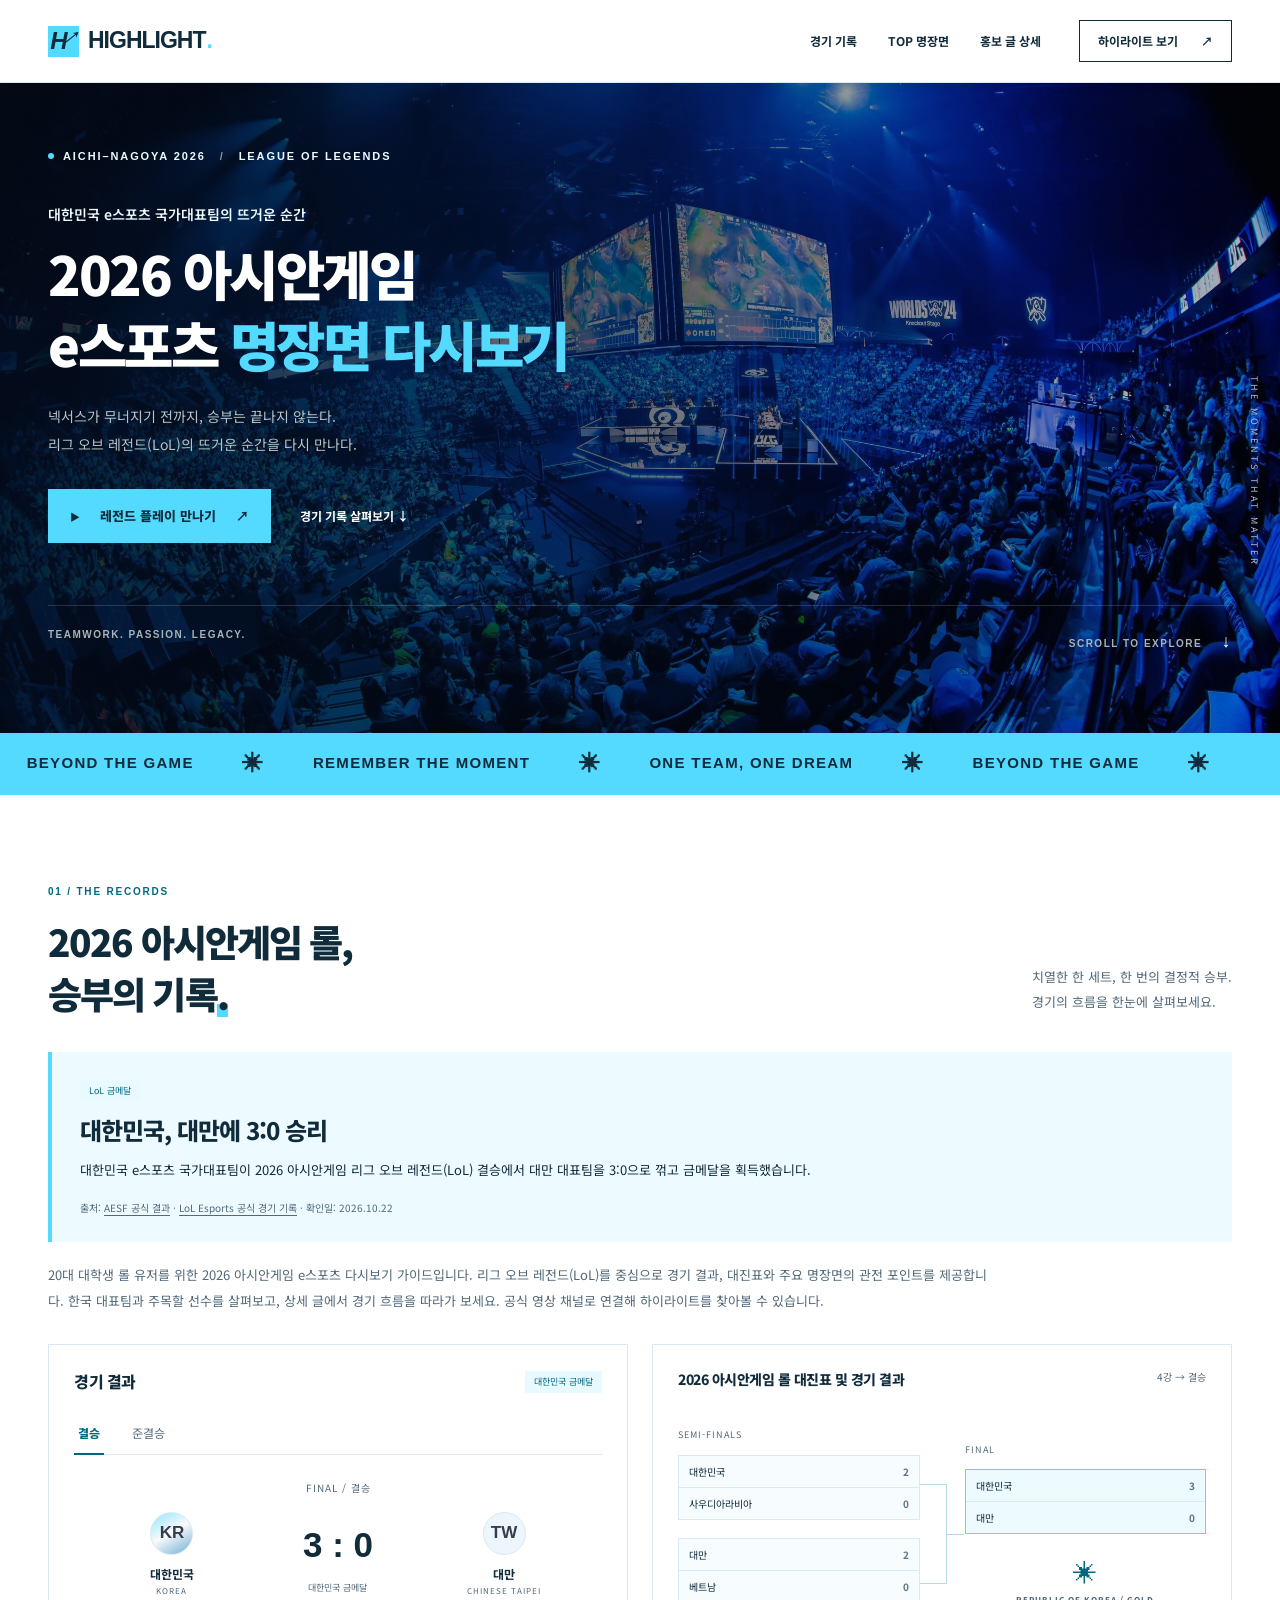
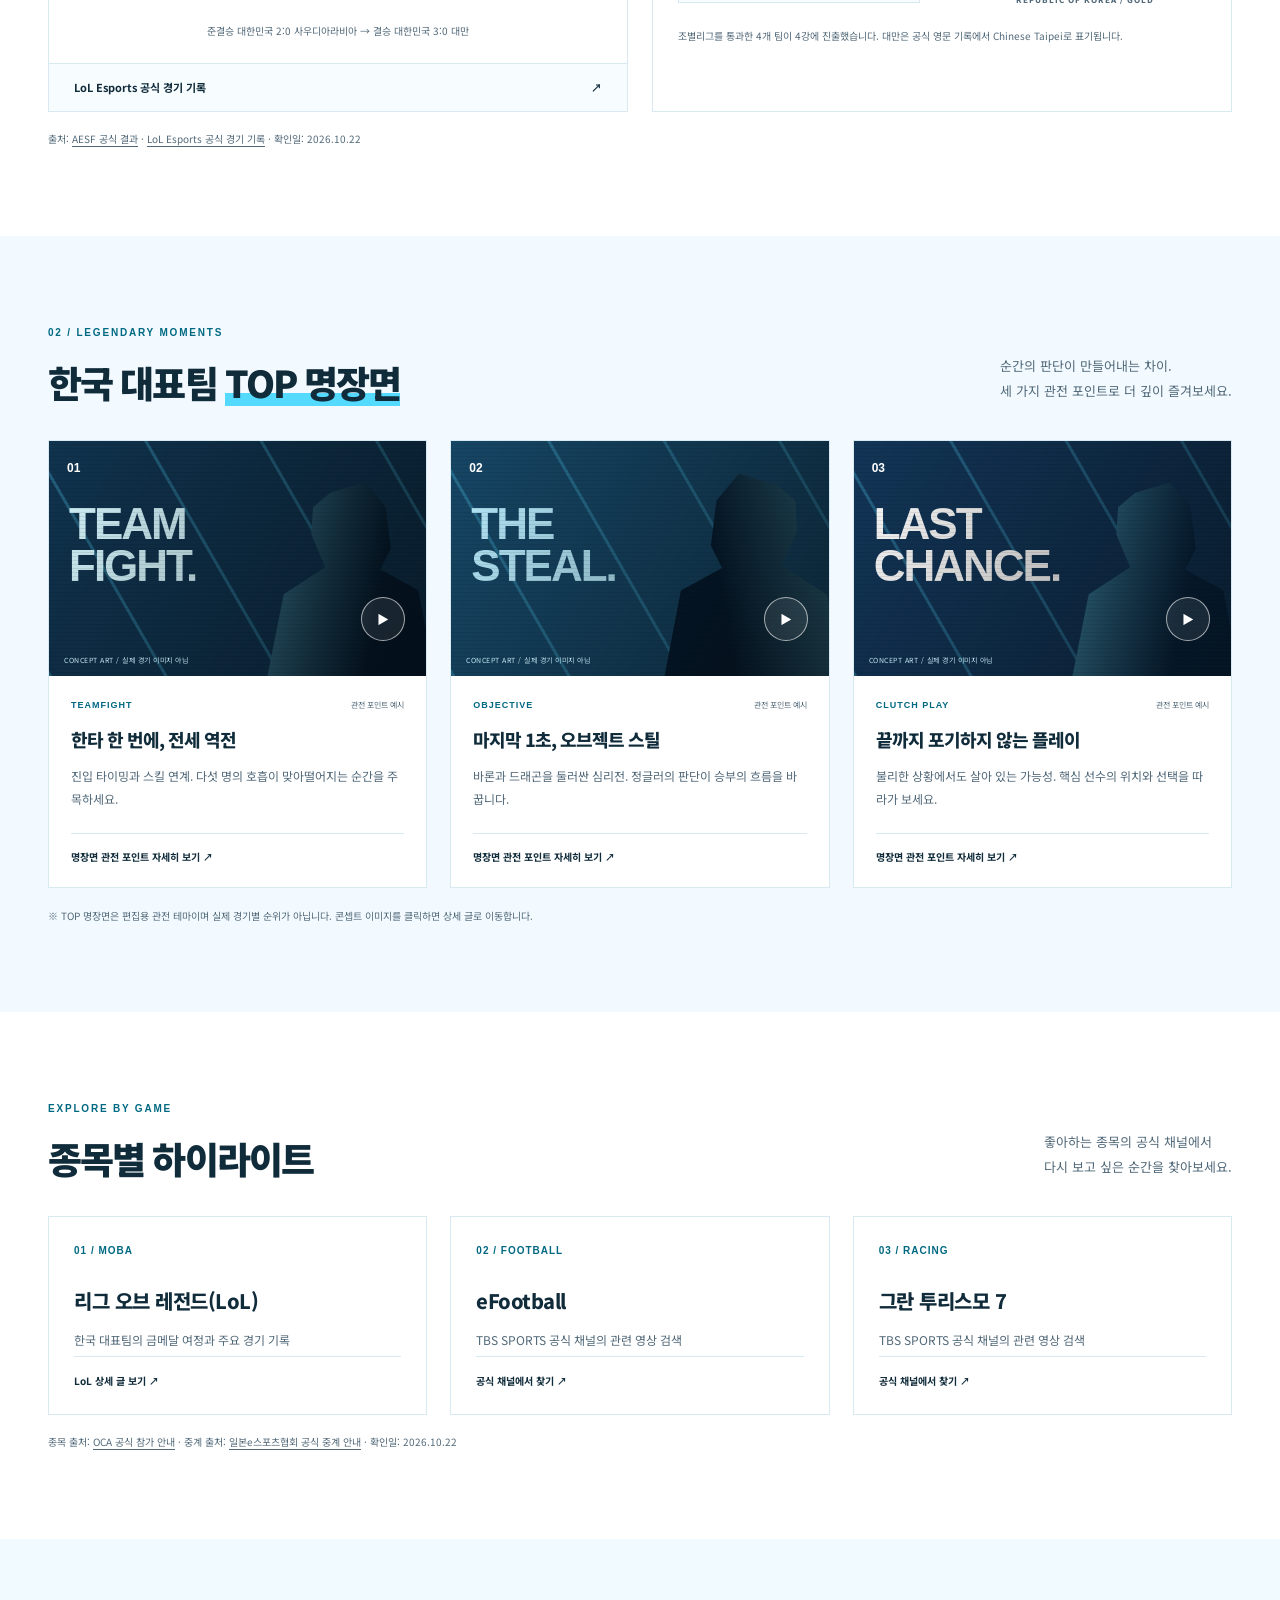
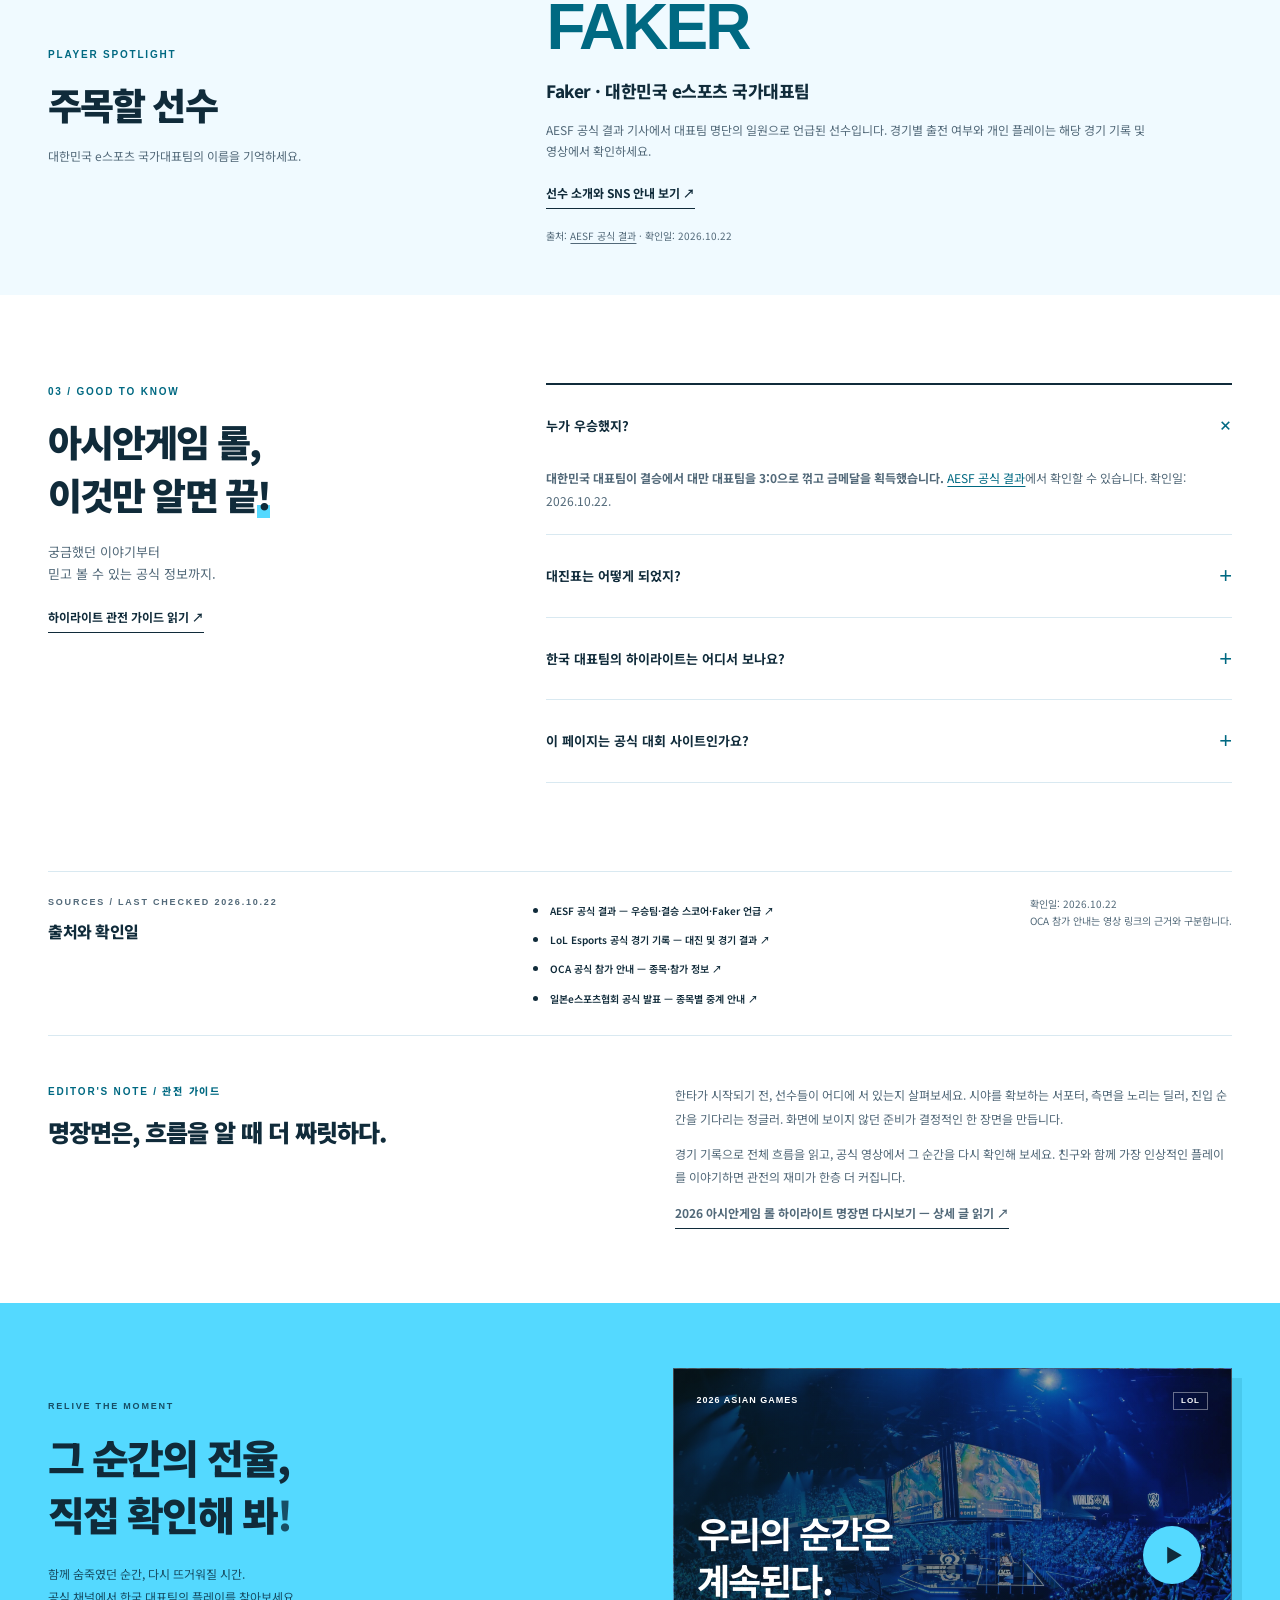
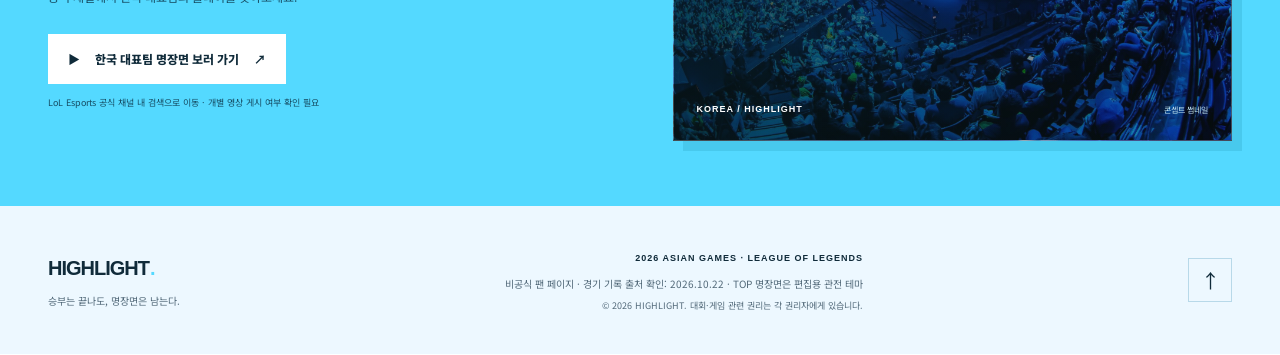
<file: lol_highlight/index.html>
<!DOCTYPE html>
<html lang="ko">
<head>
  <meta charset="UTF-8">
  <meta name="viewport" content="width=device-width, initial-scale=1.0">
  <meta name="description" content="2026 아시안게임 e스포츠의 짜릿한 순간! 주요 경기와 슈퍼플레이를 짧은 하이라이트로 빠르게 만나보세요.">
  <meta name="theme-color" content="#54D9FF">
  <title>2026 아시안게임 e스포츠 명장면 다시보기</title>
  <meta property="og:type" content="website">
  <meta property="og:locale" content="ko_KR">
  <meta property="og:title" content="2026 아시안게임 e스포츠 명장면 다시보기">
  <meta property="og:description" content="2026 아시안게임 e스포츠의 짜릿한 순간! 주요 경기와 슈퍼플레이를 짧은 하이라이트로 빠르게 만나보세요.">
  <link rel="stylesheet" href="style.css">
  <script src="measurement-config.js" defer></script>
  <script src="analytics.js" defer></script>
  <script src="script.js" defer></script>
</head>
<body data-page-type="landing" data-page-id="home">
  <a class="skip-link" href="#main" data-track-id="landing_global_navigation_01" data-track-event="navigation_click" data-track-section="global" data-destination-kind="anchor" data-sport-name="lol" data-track-label="본문으로 바로가기">본문으로 바로가기</a>
  <header class="site-header">
    <div class="container header-inner">
      <a class="brand" href="#home" aria-label="하이라이트 홈" data-track-id="landing_header_navigation_01" data-track-event="navigation_click" data-track-section="header" data-destination-kind="anchor" data-sport-name="lol" data-track-label="하이라이트 홈"><span class="brand-mark">H<span>↗</span></span> HIGHLIGHT<span class="brand-dot">.</span></a>
      <button class="menu-toggle" aria-expanded="false" aria-controls="main-nav" aria-label="메뉴 열기" data-track-id="landing_header_menu_01" data-track-event="menu_toggle" data-track-section="header" data-destination-kind="ui_control" data-sport-name="lol" data-track-label="메뉴 열기"><span></span><span></span></button>
      <nav id="main-nav" aria-label="주 메뉴">
        <a href="#records" data-track-id="landing_header_nav_navigation_01" data-track-event="navigation_click" data-track-section="header_nav" data-destination-kind="anchor" data-sport-name="lol" data-track-label="경기 기록">경기 기록</a><a href="#highlights" data-track-id="landing_header_nav_navigation_02" data-track-event="navigation_click" data-track-section="header_nav" data-destination-kind="anchor" data-sport-name="lol" data-track-label="TOP 명장면">TOP 명장면</a><a href="lol-highlights.html" data-track-id="landing_header_nav_article_01" data-track-event="article_open" data-track-section="header_nav" data-destination-kind="article" data-sport-name="lol" data-track-label="홍보 글 상세">홍보 글 상세</a>
        <a class="nav-cta" href="#watch" data-track-id="landing_header_nav_navigation_03" data-track-event="navigation_click" data-track-section="header_nav" data-destination-kind="anchor" data-sport-name="lol" data-track-label="하이라이트 보기 ↗">하이라이트 보기 <span>↗</span></a>
      </nav>
    </div>
  </header>

  <main id="main">
    <section class="hero" id="home" aria-labelledby="hero-title" data-section-id="home">
      <div class="hero-art" role="img" aria-label="푸른 조명과 대형 전광판이 있는 리그 오브 레전드 경기장 사진"></div>
      <div class="container hero-content">
        <div class="eyebrow"><span class="live-dot"></span> AICHI–NAGOYA 2026 <span class="eyebrow-divider">/</span> LEAGUE OF LEGENDS</div>
        <p class="hero-kicker">대한민국 e스포츠 국가대표팀의 뜨거운 순간</p>
        <h1 id="hero-title" class="seo-hero-title">2026 아시안게임<br> e스포츠 <em>명장면 다시보기</em></h1>
        <p class="hero-description">넥서스가 무너지기 전까지, 승부는 끝나지 않는다.<br>리그 오브 레전드(LoL)의 뜨거운 순간을 다시 만나다.</p>
        <div class="hero-actions"><a class="button button-primary" href="#highlights" data-track-id="landing_home_cta_01" data-track-event="cta_click" data-track-section="home" data-destination-kind="section_anchor" data-sport-name="lol" data-track-label="▶ 레전드 플레이 만나기 ↗"><span class="play-small">▶</span> 레전드 플레이 만나기 <span>↗</span></a><a class="text-link" href="#records" data-track-id="landing_home_navigation_01" data-track-event="navigation_click" data-track-section="home" data-destination-kind="anchor" data-sport-name="lol" data-track-label="경기 기록 살펴보기 ↓">경기 기록 살펴보기 ↓</a></div>
        <div class="hero-bottom"><span>TEAMWORK. PASSION. LEGACY.</span><span>SCROLL TO EXPLORE <span class="scroll-arrow">↓</span></span></div>
      </div>
      <span class="hero-side-label" aria-hidden="true">THE MOMENTS THAT MATTER</span>
    </section>

    <div class="ticker" aria-hidden="true"><div>BEYOND THE GAME <span>✳</span> REMEMBER THE MOMENT <span>✳</span> ONE TEAM, ONE DREAM <span>✳</span> BEYOND THE GAME <span>✳</span></div></div>

    <section class="section container" id="records" aria-labelledby="records-title" data-section-id="records">
      <div class="section-heading"><div><p class="section-label">01 / THE RECORDS</p><h2 id="records-title">2026 아시안게임 롤,<br>승부의 기록<span class="accent">.</span></h2></div><p class="section-intro">치열한 한 세트, 한 번의 결정적 승부.<br>경기의 흐름을 한눈에 살펴보세요.</p></div>
      <div class="answer-summary"><span class="pill">LoL 금메달</span><h3>대한민국, 대만에 3:0 승리</h3><p>대한민국 e스포츠 국가대표팀이 2026 아시안게임 리그 오브 레전드(LoL) 결승에서 대만 대표팀을 3:0으로 꺾고 금메달을 획득했습니다.</p><p class="source-note">출처: <a href="https://www.aesf.com/news-media/2-october-day-11-asian-games-republic-of-korea-closes-esports-with-league-of-legends-gold" target="_blank" rel="noopener noreferrer" data-track-id="landing_records_source_01" data-track-event="source_click" data-track-section="records" data-destination-kind="official_source" data-sport-name="lol" data-track-label="AESF 공식 결과">AESF 공식 결과</a> · <a href="https://lolesports.com/en-GB/results/117229236387441643/stage/117229302392534054" target="_blank" rel="noopener noreferrer" data-track-id="landing_records_source_02" data-track-event="source_click" data-track-section="records" data-destination-kind="official_source" data-sport-name="lol" data-track-label="LoL Esports 공식 경기 기록">LoL Esports 공식 경기 기록</a> · 확인일: <time datetime="2026-10-22">2026.10.22</time></p></div><div class="site-summary"><p>20대 대학생 롤 유저를 위한 2026 아시안게임 e스포츠 다시보기 가이드입니다. 리그 오브 레전드(LoL)를 중심으로 경기 결과, 대진표와 주요 명장면의 관전 포인트를 제공합니다. 한국 대표팀과 주목할 선수를 살펴보고, 상세 글에서 경기 흐름을 따라가 보세요. 공식 영상 채널로 연결해 하이라이트를 찾아볼 수 있습니다.</p></div>
      <div class="records-grid">
        <div class="results-panel"><div class="panel-heading"><h3>경기 결과</h3><span class="pill">대한민국 금메달</span></div>
          <div class="tabs" role="tablist" aria-label="경기 라운드"><button id="tab-final" class="tab active" role="tab" aria-selected="true" aria-controls="match-panel" data-round="final" data-track-id="landing_records_tab_01" data-track-event="match_tab_select" data-track-section="records" data-destination-kind="ui_control" data-sport-name="lol" data-track-label="결승">결승</button><button id="tab-semi" class="tab" role="tab" aria-selected="false" aria-controls="match-panel" data-round="semi" tabindex="-1" data-track-id="landing_records_tab_02" data-track-event="match_tab_select" data-track-section="records" data-destination-kind="ui_control" data-sport-name="lol" data-track-label="준결승">준결승</button></div>
          <div id="match-panel" role="tabpanel" aria-labelledby="tab-final" tabindex="0"><p class="match-stage" id="match-stage">FINAL / 결승</p><div class="scoreboard"><div class="team"><span class="team-icon team-korea">KR</span><strong id="team-left">대한민국</strong><small id="code-left">KOREA</small></div><div class="score"><strong id="match-score">3 : 0</strong><span id="match-outcome">대한민국 금메달</span></div><div class="team"><span class="team-icon team-other" id="badge-right">TW</span><strong id="team-right">대만</strong><small id="code-right">CHINESE TAIPEI</small></div></div><p class="match-note">준결승 대한민국 2:0 사우디아라비아 → 결승 대한민국 3:0 대만</p></div>
          <a class="panel-link" href="https://lolesports.com/en-GB/results/117229236387441643/stage/117229302392534054" target="_blank" rel="noopener noreferrer" data-track-id="landing_records_source_03" data-track-event="source_click" data-track-section="records" data-destination-kind="official_source" data-sport-name="lol" data-track-label="LoL Esports 공식 경기 기록 ↗">LoL Esports 공식 경기 기록 <span>↗</span></a>
        </div>
        <div class="bracket-panel"><div class="panel-heading"><h3>2026 아시안게임 롤 대진표 및 경기 결과</h3><span class="mini-label">4강 → 결승</span></div><div class="bracket"><div class="bracket-round"><p>SEMI-FINALS</p><div class="bracket-match"><span>대한민국 <b>2</b></span><span>사우디아라비아 <b>0</b></span></div><div class="bracket-match"><span>대만 <b>2</b></span><span>베트남 <b>0</b></span></div></div><div class="bracket-connector" aria-hidden="true"></div><div class="bracket-round final-round"><p>FINAL</p><div class="bracket-match final-match"><span>대한민국 <b>3</b></span><span>대만 <b>0</b></span></div><div class="trophy">✳ <span>REPUBLIC OF KOREA / GOLD</span></div></div></div><p class="bracket-note">조별리그를 통과한 4개 팀이 4강에 진출했습니다. 대만은 공식 영문 기록에서 Chinese Taipei로 표기됩니다.</p></div>
      </div><p class="source-note">출처: <a href="https://www.aesf.com/news-media/2-october-day-11-asian-games-republic-of-korea-closes-esports-with-league-of-legends-gold" target="_blank" rel="noopener noreferrer" data-track-id="landing_records_source_04" data-track-event="source_click" data-track-section="records" data-destination-kind="official_source" data-sport-name="lol" data-track-label="AESF 공식 결과">AESF 공식 결과</a> · <a href="https://lolesports.com/en-GB/results/117229236387441643/stage/117229302392534054" target="_blank" rel="noopener noreferrer" data-track-id="landing_records_source_05" data-track-event="source_click" data-track-section="records" data-destination-kind="official_source" data-sport-name="lol" data-track-label="LoL Esports 공식 경기 기록">LoL Esports 공식 경기 기록</a> · 확인일: <time datetime="2026-10-22">2026.10.22</time></p>
    </section>

    <section class="highlights-section" id="highlights" aria-labelledby="highlights-title" data-section-id="highlights"><div class="container section">
      <div class="section-heading"><div><p class="section-label">02 / LEGENDARY MOMENTS</p><h2 id="highlights-title">한국 대표팀 <span class="accent">TOP 명장면</span></h2></div><p class="section-intro">순간의 판단이 만들어내는 차이.<br>세 가지 관전 포인트로 더 깊이 즐겨보세요.</p></div>
      <div class="highlight-grid">
        <article class="highlight-card"><a class="card-visual visual-one official-video" href="lol-highlights.html#teamfight" aria-label="한타 관전 포인트 상세 글 읽기" data-track-id="landing_highlights_highlight_01" data-track-event="highlight_select" data-track-section="highlights" data-destination-kind="article" data-sport-name="lol" data-content-id="teamfight" data-content-rank="1" data-track-label="한타 관전 포인트 상세 글 읽기"><span class="rank">01</span><span class="visual-lines" aria-hidden="true"></span><span class="player-silhouette" aria-hidden="true"></span><span class="visual-word">TEAM<br>FIGHT.</span><span class="play-circle">▶</span><span class="visual-caption">CONCEPT ART / 실제 경기 이미지 아님</span></a><div class="card-content"><p class="card-category">TEAMFIGHT <span>관전 포인트 예시</span></p><h3>한타 한 번에, 전세 역전</h3><p>진입 타이밍과 스킬 연계. 다섯 명의 호흡이 맞아떨어지는 순간을 주목하세요.</p><a class="card-link official-video" href="lol-highlights.html#teamfight" data-track-id="landing_highlights_highlight_02" data-track-event="highlight_select" data-track-section="highlights" data-destination-kind="article" data-sport-name="lol" data-content-id="teamfight" data-content-rank="1" data-track-label="명장면 관전 포인트 자세히 보기 ↗">명장면 관전 포인트 자세히 보기 ↗</a></div></article>
        <article class="highlight-card"><a class="card-visual visual-two official-video" href="lol-highlights.html#objective" aria-label="오브젝트 관전 포인트 상세 글 읽기" data-track-id="landing_highlights_highlight_03" data-track-event="highlight_select" data-track-section="highlights" data-destination-kind="article" data-sport-name="lol" data-content-id="objective" data-content-rank="2" data-track-label="오브젝트 관전 포인트 상세 글 읽기"><span class="rank">02</span><span class="visual-lines" aria-hidden="true"></span><span class="player-silhouette" aria-hidden="true"></span><span class="visual-word">THE<br>STEAL.</span><span class="play-circle">▶</span><span class="visual-caption">CONCEPT ART / 실제 경기 이미지 아님</span></a><div class="card-content"><p class="card-category">OBJECTIVE <span>관전 포인트 예시</span></p><h3>마지막 1초, 오브젝트 스틸</h3><p>바론과 드래곤을 둘러싼 심리전. 정글러의 판단이 승부의 흐름을 바꿉니다.</p><a class="card-link official-video" href="lol-highlights.html#objective" data-track-id="landing_highlights_highlight_04" data-track-event="highlight_select" data-track-section="highlights" data-destination-kind="article" data-sport-name="lol" data-content-id="objective" data-content-rank="2" data-track-label="명장면 관전 포인트 자세히 보기 ↗">명장면 관전 포인트 자세히 보기 ↗</a></div></article>
        <article class="highlight-card"><a class="card-visual visual-three official-video" href="lol-highlights.html#clutch" aria-label="클러치 관전 포인트 상세 글 읽기" data-track-id="landing_highlights_highlight_05" data-track-event="highlight_select" data-track-section="highlights" data-destination-kind="article" data-sport-name="lol" data-content-id="clutch" data-content-rank="3" data-track-label="클러치 관전 포인트 상세 글 읽기"><span class="rank">03</span><span class="visual-lines" aria-hidden="true"></span><span class="player-silhouette" aria-hidden="true"></span><span class="visual-word">LAST<br>CHANCE.</span><span class="play-circle">▶</span><span class="visual-caption">CONCEPT ART / 실제 경기 이미지 아님</span></a><div class="card-content"><p class="card-category">CLUTCH PLAY <span>관전 포인트 예시</span></p><h3>끝까지 포기하지 않는 플레이</h3><p>불리한 상황에서도 살아 있는 가능성. 핵심 선수의 위치와 선택을 따라가 보세요.</p><a class="card-link official-video" href="lol-highlights.html#clutch" data-track-id="landing_highlights_highlight_06" data-track-event="highlight_select" data-track-section="highlights" data-destination-kind="article" data-sport-name="lol" data-content-id="clutch" data-content-rank="3" data-track-label="명장면 관전 포인트 자세히 보기 ↗">명장면 관전 포인트 자세히 보기 ↗</a></div></article>
      </div><p class="section-footnote">※ TOP 명장면은 편집용 관전 테마이며 실제 경기별 순위가 아닙니다. 콘셉트 이미지를 클릭하면 상세 글로 이동합니다.</p>
    </div></section>

<section class="section container sports-section" id="sports" aria-labelledby="sports-title" data-section-id="sports"><div class="section-heading"><div><p class="section-label">EXPLORE BY GAME</p><h2 id="sports-title">종목별 하이라이트</h2></div><p class="section-intro">좋아하는 종목의 공식 채널에서<br>다시 보고 싶은 순간을 찾아보세요.</p></div><div class="sport-grid"><a class="sport-card" href="lol-highlights.html" data-track-id="landing_sports_article_01" data-track-event="article_open" data-track-section="sports" data-destination-kind="article" data-sport-name="lol" data-track-label="01 / MOBA리그 오브 레전드(LoL)한국 대표팀의 금메달 여정과 주요 경기 기록LoL 상세 글 보기 ↗"><span class="sport-number">01 / MOBA</span><h3>리그 오브 레전드(LoL)</h3><p>한국 대표팀의 금메달 여정과 주요 경기 기록</p><span class="card-link">LoL 상세 글 보기 ↗</span></a><a class="sport-card" href="https://www.youtube.com/@TBSSPORTS6/search?query=2026%20eFootball" target="_blank" rel="noopener noreferrer" data-track-id="landing_sports_video_01" data-track-event="video_outbound_click" data-track-section="sports" data-destination-kind="channel_search" data-sport-name="efootball" data-track-label="02 / FOOTBALLeFootballTBS SPORTS 공식 채널의 관련 영상 검색공식 채널에서 찾기 ↗"><span class="sport-number">02 / FOOTBALL</span><h3>eFootball</h3><p>TBS SPORTS 공식 채널의 관련 영상 검색</p><span class="card-link">공식 채널에서 찾기 ↗</span></a><a class="sport-card" href="https://www.youtube.com/@TBSSPORTS6/search?query=2026%20Gran%20Turismo" target="_blank" rel="noopener noreferrer" data-track-id="landing_sports_video_02" data-track-event="video_outbound_click" data-track-section="sports" data-destination-kind="channel_search" data-sport-name="gran_turismo_7" data-track-label="03 / RACING그란 투리스모 7TBS SPORTS 공식 채널의 관련 영상 검색공식 채널에서 찾기 ↗"><span class="sport-number">03 / RACING</span><h3>그란 투리스모 7</h3><p>TBS SPORTS 공식 채널의 관련 영상 검색</p><span class="card-link">공식 채널에서 찾기 ↗</span></a></div><p class="source-note">종목 출처: <a href="https://oca.asia/news/7711-oca-announces-nocs-for-asian-games-esports-competition.html" target="_blank" rel="noopener noreferrer" data-track-id="landing_sports_source_01" data-track-event="source_click" data-track-section="sports" data-destination-kind="official_source" data-sport-name="lol" data-track-label="OCA 공식 참가 안내">OCA 공식 참가 안내</a> · 중계 출처: <a href="https://prtimes.jp/main/html/rd/p/000000226.000039144.html" target="_blank" rel="noopener noreferrer" data-track-id="landing_sports_source_02" data-track-event="source_click" data-track-section="sports" data-destination-kind="official_source" data-sport-name="lol" data-track-label="일본e스포츠협회 공식 중계 안내">일본e스포츠협회 공식 중계 안내</a> · 확인일: <time datetime="2026-10-22">2026.10.22</time></p></section>
<section class="players-section" id="players" aria-labelledby="players-title" data-section-id="players"><div class="container player-feature"><div><p class="section-label">PLAYER SPOTLIGHT</p><h2 id="players-title">주목할 선수</h2><p class="section-intro">대한민국 e스포츠 국가대표팀의 이름을 기억하세요.</p></div><div><span class="player-name">FAKER</span><h3>Faker · 대한민국 e스포츠 국가대표팀</h3><p>AESF 공식 결과 기사에서 대표팀 명단의 일원으로 언급된 선수입니다. 경기별 출전 여부와 개인 플레이는 해당 경기 기록 및 영상에서 확인하세요.</p><a class="text-link dark-link" href="lol-highlights.html#players" data-track-id="landing_players_article_01" data-track-event="article_open" data-track-section="players" data-destination-kind="article" data-sport-name="lol" data-track-label="선수 소개와 SNS 안내 보기 ↗">선수 소개와 SNS 안내 보기 ↗</a><p class="source-note">출처: <a href="https://www.aesf.com/news-media/2-october-day-11-asian-games-republic-of-korea-closes-esports-with-league-of-legends-gold" target="_blank" rel="noopener noreferrer" data-track-id="landing_players_source_01" data-track-event="source_click" data-track-section="players" data-destination-kind="official_source" data-sport-name="lol" data-track-label="AESF 공식 결과">AESF 공식 결과</a> · 확인일: <time datetime="2026-10-22">2026.10.22</time></p></div></div></section>
    <section class="section container guide-section" id="guide" aria-labelledby="guide-title" data-section-id="guide"><div class="guide-heading"><p class="section-label">03 / GOOD TO KNOW</p><h2 id="guide-title">아시안게임 롤,<br>이것만 알면 끝<span class="accent">!</span></h2><p>궁금했던 이야기부터<br>믿고 볼 수 있는 공식 정보까지.</p><a class="text-link dark-link" href="lol-highlights.html" data-track-id="landing_guide_article_01" data-track-event="article_open" data-track-section="guide" data-destination-kind="article" data-sport-name="lol" data-track-label="하이라이트 관전 가이드 읽기 ↗">하이라이트 관전 가이드 읽기 ↗</a></div><div class="faq-list">
      <details open data-faq-id="landing_guide_question_01"><summary data-track-id="landing_guide_faq_01" data-track-event="faq_toggle" data-track-section="guide" data-destination-kind="ui_control" data-sport-name="lol" data-track-label="누가 우승했지?+">누가 우승했지?<span aria-hidden="true">+</span></summary><p><strong>대한민국 대표팀이 결승에서 대만 대표팀을 3:0으로 꺾고 금메달을 획득했습니다.</strong> <a href="https://www.aesf.com/news-media/2-october-day-11-asian-games-republic-of-korea-closes-esports-with-league-of-legends-gold" target="_blank" rel="noopener noreferrer" data-track-id="landing_guide_source_01" data-track-event="source_click" data-track-section="guide" data-destination-kind="official_source" data-sport-name="lol" data-track-label="AESF 공식 결과">AESF 공식 결과</a>에서 확인할 수 있습니다. 확인일: 2026.10.22.</p></details>
      <details data-faq-id="landing_guide_question_02"><summary data-track-id="landing_guide_faq_02" data-track-event="faq_toggle" data-track-section="guide" data-destination-kind="ui_control" data-sport-name="lol" data-track-label="대진표는 어떻게 되었지?+">대진표는 어떻게 되었지?<span aria-hidden="true">+</span></summary><p><strong>조별리그를 통과한 4개 팀이 4강에 진출했습니다.</strong> 대한민국은 사우디아라비아를 2:0으로 꺾고, 결승에서 대만에 3:0으로 승리했습니다. <a href="https://lolesports.com/en-GB/results/117229236387441643/stage/117229302392534054" target="_blank" rel="noopener noreferrer" data-track-id="landing_guide_source_02" data-track-event="source_click" data-track-section="guide" data-destination-kind="official_source" data-sport-name="lol" data-track-label="LoL Esports 공식 대진·경기 기록">LoL Esports 공식 대진·경기 기록</a> · 확인일: 2026.10.22.</p></details>
      <details data-faq-id="landing_guide_question_03"><summary data-track-id="landing_guide_faq_03" data-track-event="faq_toggle" data-track-section="guide" data-destination-kind="ui_control" data-sport-name="lol" data-track-label="한국 대표팀의 하이라이트는 어디서 보나요?+">한국 대표팀의 하이라이트는 어디서 보나요?<span aria-hidden="true">+</span></summary><p><strong>상세 글의 공식 영상 링크에서 관련 영상을 찾아볼 수 있습니다.</strong> 주요 경기와 선수별 관전 포인트를 읽고 <a href="lol-highlights.html#official-videos" data-track-id="landing_guide_article_02" data-track-event="article_open" data-track-section="guide" data-destination-kind="article" data-sport-name="lol" data-track-label="공식 경기 영상 다시보기">공식 경기 영상 다시보기</a>로 이동하세요. 개별 클립의 게시 여부는 채널에서 확인해 주세요.</p></details>
      <details data-faq-id="landing_guide_question_04"><summary data-track-id="landing_guide_faq_04" data-track-event="faq_toggle" data-track-section="guide" data-destination-kind="ui_control" data-sport-name="lol" data-track-label="이 페이지는 공식 대회 사이트인가요?+">이 페이지는 공식 대회 사이트인가요?<span aria-hidden="true">+</span></summary><p>아니요. 2026 아시안게임 e스포츠를 소개하는 비공식 팬 페이지입니다. 실제 경기 정보는 공식 출처를 우선하며, 게임·대회 명칭의 권리는 각 권리자에게 있습니다.</p></details>
    </div></section>

    <section class="container source-section sources-detailed" id="sources" aria-label="출처와 확인일" data-section-id="sources"><div><p class="section-label">SOURCES / LAST CHECKED 2026.10.22</p><h3>출처와 확인일</h3></div><ul><li><a href="https://www.aesf.com/news-media/2-october-day-11-asian-games-republic-of-korea-closes-esports-with-league-of-legends-gold" target="_blank" rel="noopener noreferrer" data-track-id="landing_sources_source_01" data-track-event="source_click" data-track-section="sources" data-destination-kind="official_source" data-sport-name="lol" data-track-label="AESF 공식 결과 — 우승팀·결승 스코어·Faker 언급 ↗">AESF 공식 결과 — 우승팀·결승 스코어·Faker 언급 ↗</a></li><li><a href="https://lolesports.com/en-GB/results/117229236387441643/stage/117229302392534054" target="_blank" rel="noopener noreferrer" data-track-id="landing_sources_source_02" data-track-event="source_click" data-track-section="sources" data-destination-kind="official_source" data-sport-name="lol" data-track-label="LoL Esports 공식 경기 기록 — 대진 및 경기 결과 ↗">LoL Esports 공식 경기 기록 — 대진 및 경기 결과 ↗</a></li><li><a href="https://oca.asia/news/7711-oca-announces-nocs-for-asian-games-esports-competition.html" target="_blank" rel="noopener noreferrer" data-track-id="landing_sources_source_03" data-track-event="source_click" data-track-section="sources" data-destination-kind="official_source" data-sport-name="lol" data-track-label="OCA 공식 참가 안내 — 종목·참가 정보 ↗">OCA 공식 참가 안내 — 종목·참가 정보 ↗</a></li><li><a href="https://prtimes.jp/main/html/rd/p/000000226.000039144.html" target="_blank" rel="noopener noreferrer" data-track-id="landing_sources_source_04" data-track-event="source_click" data-track-section="sources" data-destination-kind="official_source" data-sport-name="lol" data-track-label="일본e스포츠협회 공식 발표 — 종목별 중계 안내 ↗">일본e스포츠협회 공식 발표 — 종목별 중계 안내 ↗</a></li></ul><p>확인일: <time datetime="2026-10-22">2026.10.22</time><br>OCA 참가 안내는 영상 링크의 근거와 구분합니다.</p></section>

    <section class="container story-section" id="story" aria-labelledby="story-title" data-section-id="story"><div><p class="section-label">EDITOR'S NOTE / 관전 가이드</p><h2 id="story-title">명장면은, 흐름을 알 때 더 짜릿하다.</h2></div><div><p>한타가 시작되기 전, 선수들이 어디에 서 있는지 살펴보세요. 시야를 확보하는 서포터, 측면을 노리는 딜러, 진입 순간을 기다리는 정글러. 화면에 보이지 않던 준비가 결정적인 한 장면을 만듭니다.</p><p>경기 기록으로 전체 흐름을 읽고, 공식 영상에서 그 순간을 다시 확인해 보세요. 친구와 함께 가장 인상적인 플레이를 이야기하면 관전의 재미가 한층 더 커집니다.</p><small><a class="text-link dark-link" href="lol-highlights.html" data-track-id="landing_story_article_01" data-track-event="article_open" data-track-section="story" data-destination-kind="article" data-sport-name="lol" data-track-label="2026 아시안게임 롤 하이라이트 명장면 다시보기 — 상세 글 읽기 ↗">2026 아시안게임 롤 하이라이트 명장면 다시보기 — 상세 글 읽기 ↗</a></small></div></section>

    <section class="watch-section" id="watch" aria-labelledby="watch-title" data-section-id="watch"><div class="container watch-inner"><div class="watch-copy"><p class="section-label">RELIVE THE MOMENT</p><h2 id="watch-title">그 순간의 전율,<br>직접 확인해 봐<span>!</span></h2><p>함께 숨죽였던 순간, 다시 뜨거워질 시간.<br>공식 채널에서 한국 대표팀의 플레이를 찾아보세요.</p><a class="button button-light official-video" href="https://www.youtube.com/@lolesports/search?query=2026%20Asian%20Games%20Korea" target="_blank" rel="noopener noreferrer" data-track-id="landing_watch_video_01" data-track-event="video_outbound_click" data-track-section="watch" data-destination-kind="channel_search" data-sport-name="lol" data-track-label="▶ 한국 대표팀 명장면 보러 가기 ↗"><span>▶</span> 한국 대표팀 명장면 보러 가기 <span>↗</span></a><small>LoL Esports 공식 채널 내 검색으로 이동 · 개별 영상 게시 여부 확인 필요</small></div><a class="watch-thumbnail official-video" href="https://www.youtube.com/@lolesports/search?query=2026%20Asian%20Games%20Korea" target="_blank" rel="noopener noreferrer" aria-label="공식 유튜브에서 한국 대표팀 관련 영상 찾기" data-track-id="landing_watch_video_02" data-track-event="video_outbound_click" data-track-section="watch" data-destination-kind="channel_search" data-sport-name="lol" data-track-label="공식 유튜브에서 한국 대표팀 관련 영상 찾기"><span class="thumbnail-top">2026 ASIAN GAMES <span>LOL</span></span><strong>우리의 순간은<br>계속된다.</strong><span class="large-play">▶</span><span class="thumbnail-bottom">KOREA / HIGHLIGHT <span>콘셉트 썸네일</span></span></a></div></section>
  </main>

  <footer class="site-footer"><div class="container footer-inner"><div><a class="brand" href="#home" data-track-id="landing_footer_navigation_01" data-track-event="navigation_click" data-track-section="footer" data-destination-kind="anchor" data-sport-name="lol" data-track-label="HIGHLIGHT.">HIGHLIGHT<span class="brand-dot">.</span></a><p>승부는 끝나도, 명장면은 남는다.</p></div><div class="footer-meta"><span>2026 ASIAN GAMES · LEAGUE OF LEGENDS</span><p>비공식 팬 페이지 · 경기 기록 출처 확인: 2026.10.22 · TOP 명장면은 편집용 관전 테마</p><small>© 2026 HIGHLIGHT. 대회·게임 관련 권리는 각 권리자에게 있습니다.</small></div><a class="back-top" href="#home" aria-label="맨 위로" data-track-id="landing_footer_navigation_02" data-track-event="navigation_click" data-track-section="footer" data-destination-kind="anchor" data-sport-name="lol" data-track-label="맨 위로">↑</a></div></footer>
  <div class="sr-only" id="status" role="status" aria-live="polite"></div>
</body>
</html>
</file>
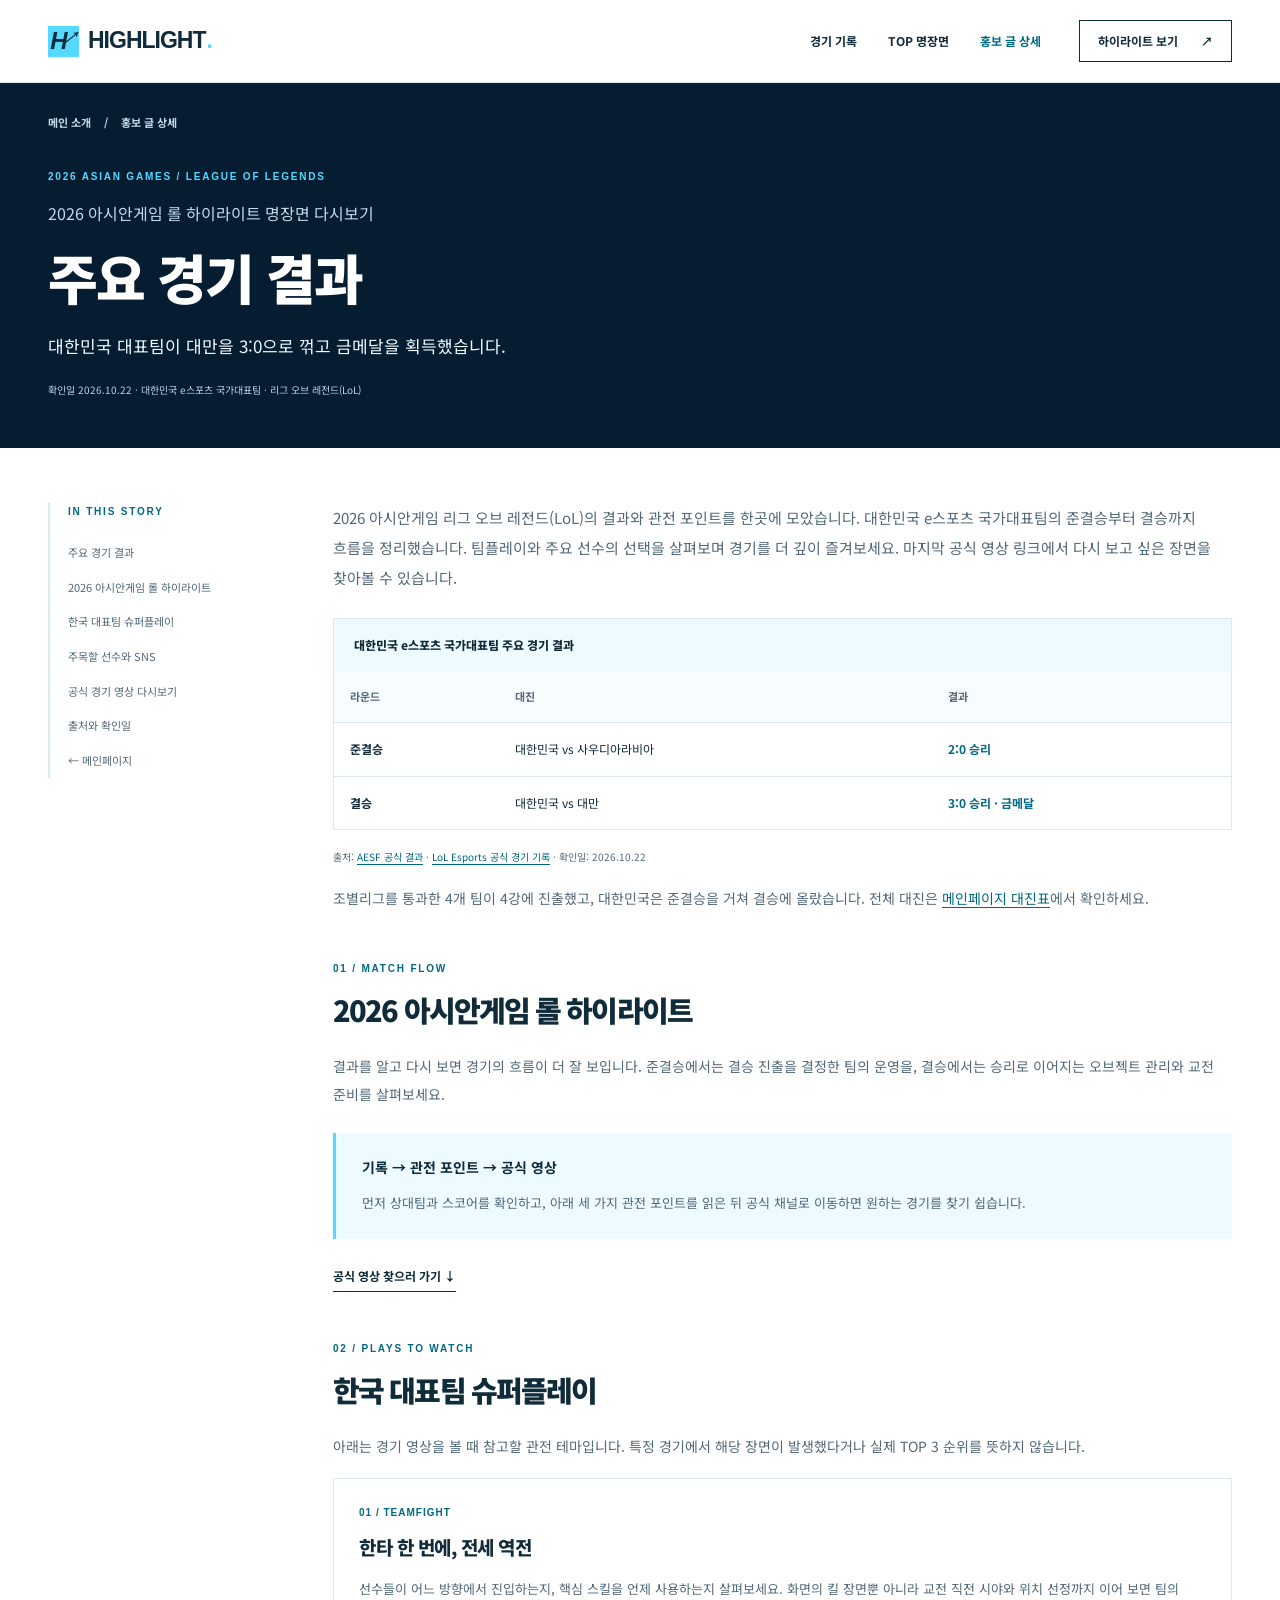
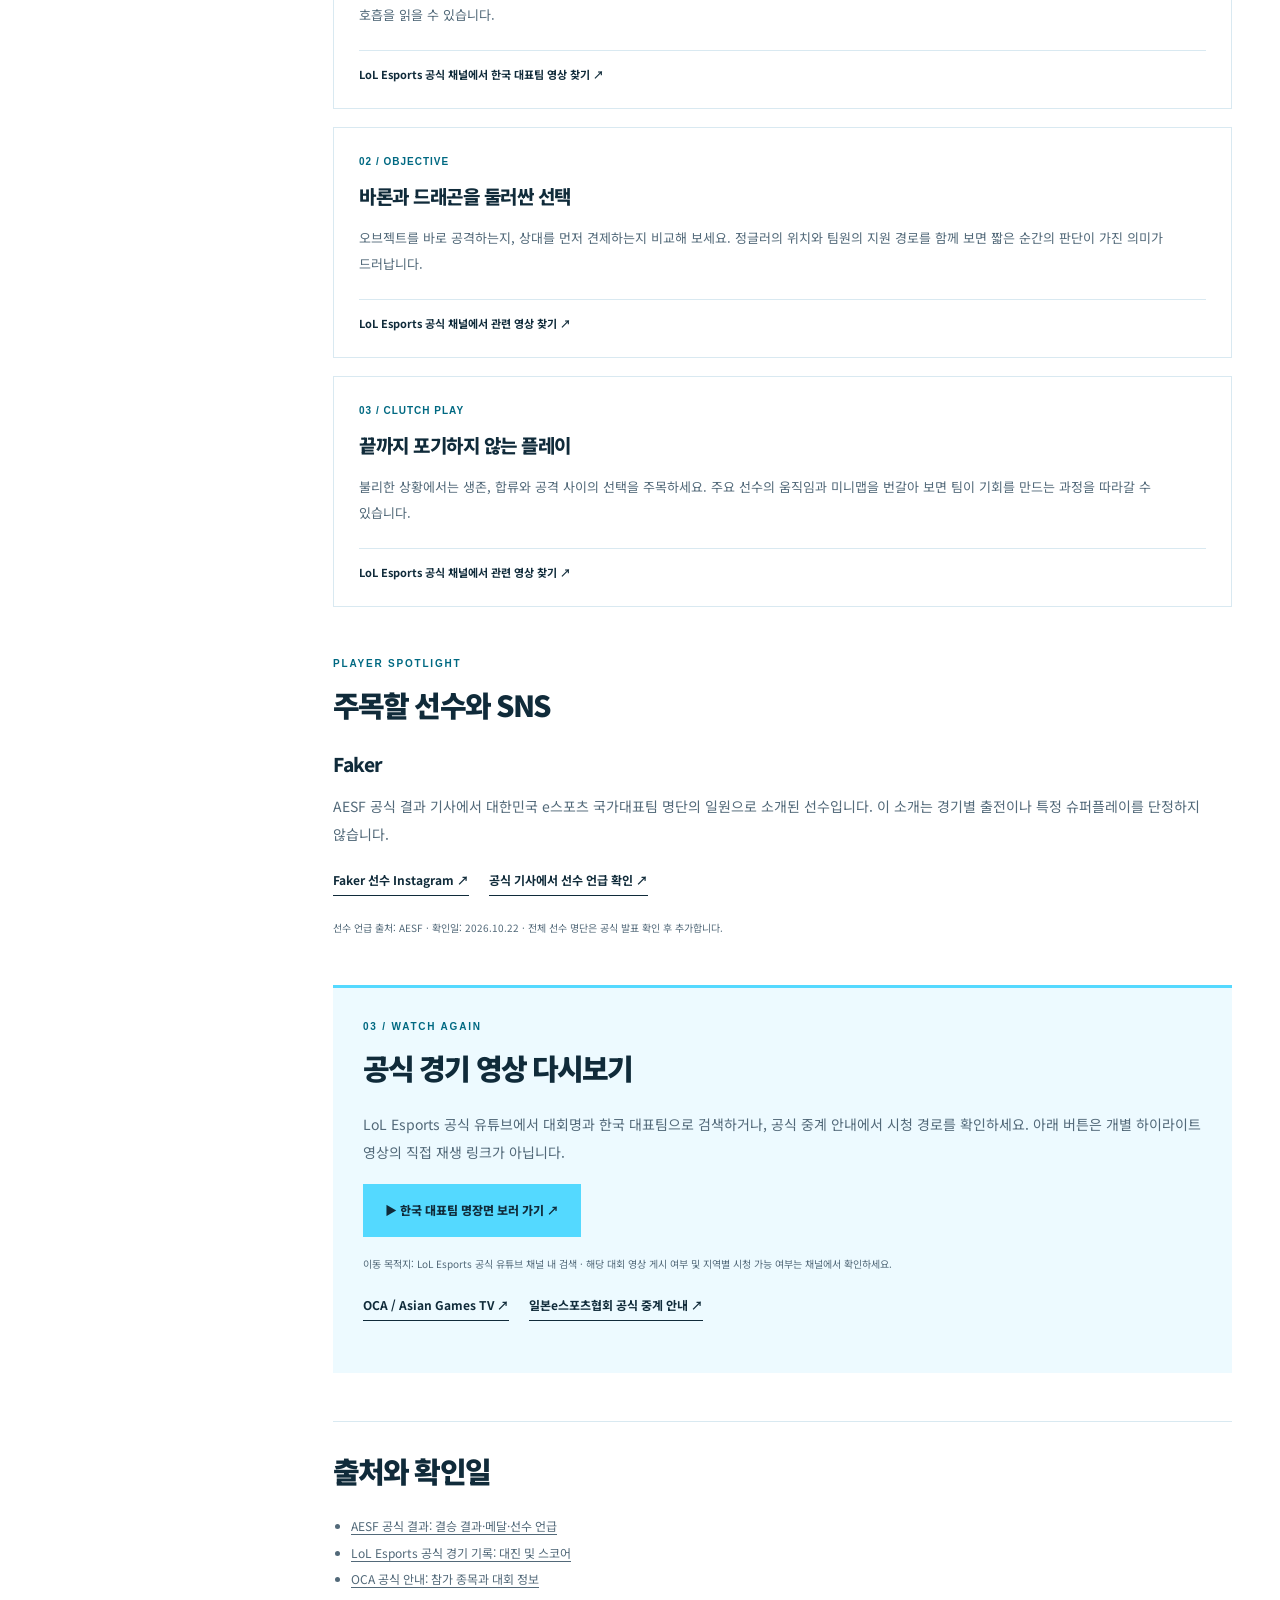
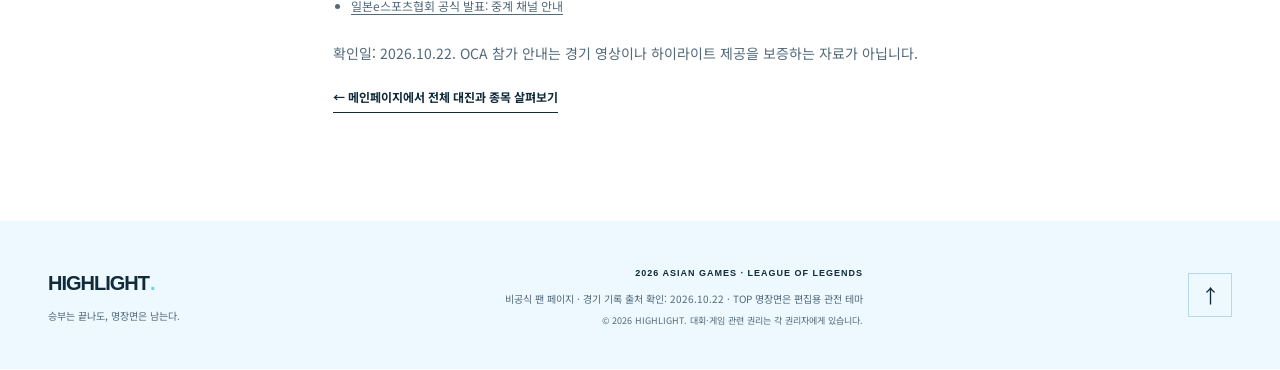
<file: lol_highlight/lol-highlights.html>
<!DOCTYPE html>
<html lang="ko">
<head>
  <meta charset="UTF-8">
  <meta name="viewport" content="width=device-width, initial-scale=1.0">
  <title>2026 아시안게임 롤 하이라이트 명장면 다시보기</title>
  <meta name="description" content="2026 아시안게임 LOL 주요 경기와 한국 대표팀의 슈퍼플레이를 모았습니다. 놓친 명장면을 확인해 보세요.">
  <meta name="theme-color" content="#54D9FF">
  <meta property="og:type" content="article">
  <meta property="og:locale" content="ko_KR">
  <meta property="og:title" content="2026 아시안게임 롤 하이라이트 명장면 다시보기">
  <meta property="og:description" content="2026 아시안게임 LOL 주요 경기와 한국 대표팀의 슈퍼플레이를 모았습니다. 놓친 명장면을 확인해 보세요.">
  <meta property="article:modified_time" content="2026-10-22T00:00:00+09:00">
  <link rel="stylesheet" href="style.css">
  <script src="measurement-config.js" defer></script>
  <script src="analytics.js" defer></script>
  <script src="script.js" defer></script>
</head>
<body class="article-page" data-page-type="article" data-page-id="lol_highlights">
  <a class="skip-link" href="#main" data-track-id="article_global_navigation_01" data-track-event="navigation_click" data-track-section="global" data-destination-kind="anchor" data-sport-name="lol" data-track-label="본문으로 바로가기">본문으로 바로가기</a>
  <header class="site-header">
    <div class="container header-inner">
      <a class="brand" href="index.html" aria-label="하이라이트 홈" data-track-id="article_header_navigation_01" data-track-event="navigation_click" data-track-section="header" data-destination-kind="internal_page" data-sport-name="lol" data-track-label="하이라이트 홈"><span class="brand-mark">H<span>↗</span></span> HIGHLIGHT<span class="brand-dot">.</span></a>
      <button class="menu-toggle" aria-expanded="false" aria-controls="main-nav" aria-label="메뉴 열기" data-track-id="article_header_menu_01" data-track-event="menu_toggle" data-track-section="header" data-destination-kind="ui_control" data-sport-name="lol" data-track-label="메뉴 열기"><span></span><span></span></button>
      <nav id="main-nav" aria-label="주 메뉴">
        <a href="index.html#records" data-track-id="article_header_nav_navigation_01" data-track-event="navigation_click" data-track-section="header_nav" data-destination-kind="internal_page" data-sport-name="lol" data-track-label="경기 기록">경기 기록</a><a href="index.html#highlights" data-track-id="article_header_nav_navigation_02" data-track-event="navigation_click" data-track-section="header_nav" data-destination-kind="internal_page" data-sport-name="lol" data-track-label="TOP 명장면">TOP 명장면</a><a href="lol-highlights.html" aria-current="page" data-track-id="article_header_nav_navigation_03" data-track-event="navigation_click" data-track-section="header_nav" data-destination-kind="internal_page" data-sport-name="lol" data-track-label="홍보 글 상세">홍보 글 상세</a>
        <a class="nav-cta" href="#official-videos" data-track-id="article_header_nav_navigation_04" data-track-event="navigation_click" data-track-section="header_nav" data-destination-kind="anchor" data-sport-name="lol" data-track-label="하이라이트 보기 ↗">하이라이트 보기 <span>↗</span></a>
      </nav>
    </div>
  </header>
  <main id="main">
    <div class="article-banner"><div class="container"><nav class="breadcrumb" aria-label="현재 위치"><a href="index.html" data-track-id="article_breadcrumb_navigation_01" data-track-event="navigation_click" data-track-section="breadcrumb" data-destination-kind="internal_page" data-sport-name="lol" data-track-label="메인 소개">메인 소개</a><span aria-hidden="true">/</span><span aria-current="page">홍보 글 상세</span></nav><p class="section-label">2026 ASIAN GAMES / LEAGUE OF LEGENDS</p><p class="article-name">2026 아시안게임 롤 하이라이트 명장면 다시보기</p><h1>주요 경기 결과</h1><p class="article-lead">대한민국 대표팀이 대만을 3:0으로 꺾고 금메달을 획득했습니다.</p><p class="article-date">확인일 <time datetime="2026-10-22">2026.10.22</time> · 대한민국 e스포츠 국가대표팀 · 리그 오브 레전드(LoL)</p></div></div>
    <div class="container article-layout">
      <aside class="article-toc" aria-label="글 목차"><p class="section-label">IN THIS STORY</p><a href="#results" data-track-id="article_article_toc_navigation_01" data-track-event="navigation_click" data-track-section="article_toc" data-destination-kind="anchor" data-sport-name="lol" data-track-label="주요 경기 결과">주요 경기 결과</a><a href="#lol-highlights" data-track-id="article_article_toc_navigation_02" data-track-event="navigation_click" data-track-section="article_toc" data-destination-kind="anchor" data-sport-name="lol" data-track-label="2026 아시안게임 롤 하이라이트">2026 아시안게임 롤 하이라이트</a><a href="#superplays" data-track-id="article_article_toc_navigation_03" data-track-event="navigation_click" data-track-section="article_toc" data-destination-kind="anchor" data-sport-name="lol" data-track-label="한국 대표팀 슈퍼플레이">한국 대표팀 슈퍼플레이</a><a href="#players" data-track-id="article_article_toc_navigation_04" data-track-event="navigation_click" data-track-section="article_toc" data-destination-kind="anchor" data-sport-name="lol" data-track-label="주목할 선수와 SNS">주목할 선수와 SNS</a><a href="#official-videos" data-track-id="article_article_toc_navigation_05" data-track-event="navigation_click" data-track-section="article_toc" data-destination-kind="anchor" data-sport-name="lol" data-track-label="공식 경기 영상 다시보기">공식 경기 영상 다시보기</a><a href="#article-sources" data-track-id="article_article_toc_navigation_06" data-track-event="navigation_click" data-track-section="article_toc" data-destination-kind="anchor" data-sport-name="lol" data-track-label="출처와 확인일">출처와 확인일</a><a href="index.html" data-track-id="article_article_toc_navigation_07" data-track-event="navigation_click" data-track-section="article_toc" data-destination-kind="internal_page" data-sport-name="lol" data-track-label="← 메인페이지">← 메인페이지</a></aside>
      <article class="article-content">
        <section id="results" aria-label="주요 경기 결과 요약" data-section-id="results"><p class="article-intro">2026 아시안게임 리그 오브 레전드(LoL)의 결과와 관전 포인트를 한곳에 모았습니다. 대한민국 e스포츠 국가대표팀의 준결승부터 결승까지 흐름을 정리했습니다. 팀플레이와 주요 선수의 선택을 살펴보며 경기를 더 깊이 즐겨보세요. 마지막 공식 영상 링크에서 다시 보고 싶은 장면을 찾아볼 수 있습니다.</p><div class="table-scroll"><table class="result-table"><caption>대한민국 e스포츠 국가대표팀 주요 경기 결과</caption><thead><tr><th scope="col">라운드</th><th scope="col">대진</th><th scope="col">결과</th></tr></thead><tbody><tr><th scope="row">준결승</th><td>대한민국 vs 사우디아라비아</td><td><strong>2:0 승리</strong></td></tr><tr><th scope="row">결승</th><td>대한민국 vs 대만</td><td><strong>3:0 승리 · 금메달</strong></td></tr></tbody></table></div><p class="source-note">출처: <a href="https://www.aesf.com/news-media/2-october-day-11-asian-games-republic-of-korea-closes-esports-with-league-of-legends-gold" target="_blank" rel="noopener noreferrer" data-track-id="article_results_source_01" data-track-event="source_click" data-track-section="results" data-destination-kind="official_source" data-sport-name="lol" data-track-label="AESF 공식 결과">AESF 공식 결과</a> · <a href="https://lolesports.com/en-GB/results/117229236387441643/stage/117229302392534054" target="_blank" rel="noopener noreferrer" data-track-id="article_results_source_02" data-track-event="source_click" data-track-section="results" data-destination-kind="official_source" data-sport-name="lol" data-track-label="LoL Esports 공식 경기 기록">LoL Esports 공식 경기 기록</a> · 확인일: <time datetime="2026-10-22">2026.10.22</time></p><p>조별리그를 통과한 4개 팀이 4강에 진출했고, 대한민국은 준결승을 거쳐 결승에 올랐습니다. 전체 대진은 <a href="index.html#records" data-track-id="article_results_navigation_01" data-track-event="navigation_click" data-track-section="results" data-destination-kind="internal_page" data-sport-name="lol" data-track-label="메인페이지 대진표">메인페이지 대진표</a>에서 확인하세요.</p></section>
        <section id="lol-highlights" data-section-id="lol_highlights"><p class="section-label">01 / MATCH FLOW</p><h2>2026 아시안게임 롤 하이라이트</h2><p>결과를 알고 다시 보면 경기의 흐름이 더 잘 보입니다. 준결승에서는 결승 진출을 결정한 팀의 운영을, 결승에서는 승리로 이어지는 오브젝트 관리와 교전 준비를 살펴보세요.</p><div class="article-callout"><strong>기록 → 관전 포인트 → 공식 영상</strong><p>먼저 상대팀과 스코어를 확인하고, 아래 세 가지 관전 포인트를 읽은 뒤 공식 채널로 이동하면 원하는 경기를 찾기 쉽습니다.</p></div><a class="text-link dark-link" href="#official-videos" data-track-id="article_lol_highlights_navigation_01" data-track-event="navigation_click" data-track-section="lol_highlights" data-destination-kind="anchor" data-sport-name="lol" data-track-label="공식 영상 찾으러 가기 ↓">공식 영상 찾으러 가기 ↓</a></section>
        <section id="superplays" data-section-id="superplays"><p class="section-label">02 / PLAYS TO WATCH</p><h2>한국 대표팀 슈퍼플레이</h2><p>아래는 경기 영상을 볼 때 참고할 관전 테마입니다. 특정 경기에서 해당 장면이 발생했다거나 실제 TOP 3 순위를 뜻하지 않습니다.</p><section class="play-breakdown" id="teamfight" data-section-id="teamfight"><span>01 / TEAMFIGHT</span><h3>한타 한 번에, 전세 역전</h3><p>선수들이 어느 방향에서 진입하는지, 핵심 스킬을 언제 사용하는지 살펴보세요. 화면의 킬 장면뿐 아니라 교전 직전 시야와 위치 선정까지 이어 보면 팀의 호흡을 읽을 수 있습니다.</p><a class="card-link" href="https://www.youtube.com/@lolesports/search?query=2026%20Asian%20Games%20Korea" target="_blank" rel="noopener noreferrer" data-track-id="article_teamfight_video_01" data-track-event="video_outbound_click" data-track-section="teamfight" data-destination-kind="channel_search" data-sport-name="lol" data-track-label="LoL Esports 공식 채널에서 한국 대표팀 영상 찾기 ↗">LoL Esports 공식 채널에서 한국 대표팀 영상 찾기 ↗</a></section><section class="play-breakdown" id="objective" data-section-id="objective"><span>02 / OBJECTIVE</span><h3>바론과 드래곤을 둘러싼 선택</h3><p>오브젝트를 바로 공격하는지, 상대를 먼저 견제하는지 비교해 보세요. 정글러의 위치와 팀원의 지원 경로를 함께 보면 짧은 순간의 판단이 가진 의미가 드러납니다.</p><a class="card-link" href="https://www.youtube.com/@lolesports/search?query=2026%20Asian%20Games%20Korea" target="_blank" rel="noopener noreferrer" data-track-id="article_objective_video_01" data-track-event="video_outbound_click" data-track-section="objective" data-destination-kind="channel_search" data-sport-name="lol" data-track-label="LoL Esports 공식 채널에서 관련 영상 찾기 ↗">LoL Esports 공식 채널에서 관련 영상 찾기 ↗</a></section><section class="play-breakdown" id="clutch" data-section-id="clutch"><span>03 / CLUTCH PLAY</span><h3>끝까지 포기하지 않는 플레이</h3><p>불리한 상황에서는 생존, 합류와 공격 사이의 선택을 주목하세요. 주요 선수의 움직임과 미니맵을 번갈아 보면 팀이 기회를 만드는 과정을 따라갈 수 있습니다.</p><a class="card-link" href="https://www.youtube.com/@lolesports/search?query=2026%20Asian%20Games%20Korea" target="_blank" rel="noopener noreferrer" data-track-id="article_clutch_video_01" data-track-event="video_outbound_click" data-track-section="clutch" data-destination-kind="channel_search" data-sport-name="lol" data-track-label="LoL Esports 공식 채널에서 관련 영상 찾기 ↗">LoL Esports 공식 채널에서 관련 영상 찾기 ↗</a></section></section>
        <section id="players" data-section-id="players"><p class="section-label">PLAYER SPOTLIGHT</p><h2>주목할 선수와 SNS</h2><h3>Faker</h3><p>AESF 공식 결과 기사에서 대한민국 e스포츠 국가대표팀 명단의 일원으로 소개된 선수입니다. 이 소개는 경기별 출전이나 특정 슈퍼플레이를 단정하지 않습니다.</p><div class="article-actions"><a class="text-link dark-link" href="https://www.instagram.com/faker/" target="_blank" rel="noopener noreferrer" data-track-id="article_players_social_01" data-track-event="social_click" data-track-section="players" data-destination-kind="player_social" data-sport-name="lol" data-player-name="Faker" data-track-label="Faker 선수 Instagram ↗">Faker 선수 Instagram ↗</a><a class="text-link dark-link" href="https://www.aesf.com/news-media/2-october-day-11-asian-games-republic-of-korea-closes-esports-with-league-of-legends-gold" target="_blank" rel="noopener noreferrer" data-track-id="article_players_source_01" data-track-event="source_click" data-track-section="players" data-destination-kind="official_source" data-sport-name="lol" data-track-label="공식 기사에서 선수 언급 확인 ↗">공식 기사에서 선수 언급 확인 ↗</a></div><p class="source-note">선수 언급 출처: AESF · 확인일: <time datetime="2026-10-22">2026.10.22</time> · 전체 선수 명단은 공식 발표 확인 후 추가합니다.</p></section>
        <section id="official-videos" class="article-video-section" data-section-id="official_videos"><p class="section-label">03 / WATCH AGAIN</p><h2>공식 경기 영상 다시보기</h2><p>LoL Esports 공식 유튜브에서 대회명과 한국 대표팀으로 검색하거나, 공식 중계 안내에서 시청 경로를 확인하세요. 아래 버튼은 개별 하이라이트 영상의 직접 재생 링크가 아닙니다.</p><a class="button button-primary" href="https://www.youtube.com/@lolesports/search?query=2026%20Asian%20Games%20Korea" target="_blank" rel="noopener noreferrer" data-track-id="article_official_videos_video_01" data-track-event="video_outbound_click" data-track-section="official_videos" data-destination-kind="channel_search" data-sport-name="lol" data-track-label="▶ 한국 대표팀 명장면 보러 가기 ↗">▶ 한국 대표팀 명장면 보러 가기 ↗</a><p class="source-note">이동 목적지: LoL Esports 공식 유튜브 채널 내 검색 · 해당 대회 영상 게시 여부 및 지역별 시청 가능 여부는 채널에서 확인하세요.</p><div class="article-actions"><a class="text-link dark-link" href="https://asiangamestv.com/" target="_blank" rel="noopener noreferrer" data-track-id="article_official_videos_video_02" data-track-event="video_outbound_click" data-track-section="official_videos" data-destination-kind="streaming_home" data-sport-name="lol" data-track-label="OCA / Asian Games TV ↗">OCA / Asian Games TV ↗</a><a class="text-link dark-link" href="https://prtimes.jp/main/html/rd/p/000000226.000039144.html" target="_blank" rel="noopener noreferrer" data-track-id="article_official_videos_source_01" data-track-event="source_click" data-track-section="official_videos" data-destination-kind="official_source" data-sport-name="lol" data-track-label="일본e스포츠협회 공식 중계 안내 ↗">일본e스포츠협회 공식 중계 안내 ↗</a></div></section>
        <section id="article-sources" class="article-sources" data-section-id="article_sources"><h2>출처와 확인일</h2><ul><li><a href="https://www.aesf.com/news-media/2-october-day-11-asian-games-republic-of-korea-closes-esports-with-league-of-legends-gold" target="_blank" rel="noopener noreferrer" data-track-id="article_article_sources_source_01" data-track-event="source_click" data-track-section="article_sources" data-destination-kind="official_source" data-sport-name="lol" data-track-label="AESF 공식 결과: 결승 결과·메달·선수 언급">AESF 공식 결과: 결승 결과·메달·선수 언급</a></li><li><a href="https://lolesports.com/en-GB/results/117229236387441643/stage/117229302392534054" target="_blank" rel="noopener noreferrer" data-track-id="article_article_sources_source_02" data-track-event="source_click" data-track-section="article_sources" data-destination-kind="official_source" data-sport-name="lol" data-track-label="LoL Esports 공식 경기 기록: 대진 및 스코어">LoL Esports 공식 경기 기록: 대진 및 스코어</a></li><li><a href="https://oca.asia/news/7711-oca-announces-nocs-for-asian-games-esports-competition.html" target="_blank" rel="noopener noreferrer" data-track-id="article_article_sources_source_03" data-track-event="source_click" data-track-section="article_sources" data-destination-kind="official_source" data-sport-name="lol" data-track-label="OCA 공식 안내: 참가 종목과 대회 정보">OCA 공식 안내: 참가 종목과 대회 정보</a></li><li><a href="https://prtimes.jp/main/html/rd/p/000000226.000039144.html" target="_blank" rel="noopener noreferrer" data-track-id="article_article_sources_source_04" data-track-event="source_click" data-track-section="article_sources" data-destination-kind="official_source" data-sport-name="lol" data-track-label="일본e스포츠협회 공식 발표: 중계 채널 안내">일본e스포츠협회 공식 발표: 중계 채널 안내</a></li></ul><p>확인일: <time datetime="2026-10-22">2026.10.22</time>. OCA 참가 안내는 경기 영상이나 하이라이트 제공을 보증하는 자료가 아닙니다.</p><a class="text-link dark-link" href="index.html" data-track-id="article_article_sources_navigation_01" data-track-event="navigation_click" data-track-section="article_sources" data-destination-kind="internal_page" data-sport-name="lol" data-track-label="← 메인페이지에서 전체 대진과 종목 살펴보기">← 메인페이지에서 전체 대진과 종목 살펴보기</a></section>
      </article>
    </div>
  </main>
  <footer class="site-footer"><div class="container footer-inner"><div><a class="brand" href="index.html" data-track-id="article_footer_navigation_01" data-track-event="navigation_click" data-track-section="footer" data-destination-kind="internal_page" data-sport-name="lol" data-track-label="HIGHLIGHT.">HIGHLIGHT<span class="brand-dot">.</span></a><p>승부는 끝나도, 명장면은 남는다.</p></div><div class="footer-meta"><span>2026 ASIAN GAMES · LEAGUE OF LEGENDS</span><p>비공식 팬 페이지 · 경기 기록 출처 확인: 2026.10.22 · TOP 명장면은 편집용 관전 테마</p><small>© 2026 HIGHLIGHT. 대회·게임 관련 권리는 각 권리자에게 있습니다.</small></div><a class="back-top" href="#main" aria-label="맨 위로" data-track-id="article_footer_navigation_02" data-track-event="navigation_click" data-track-section="footer" data-destination-kind="anchor" data-sport-name="lol" data-track-label="맨 위로">↑</a></div></footer>
  <div class="sr-only" id="status" role="status" aria-live="polite"></div>
</body>
</html>
</file>
<file: lol_highlight/style.css>
@import url('https://fonts.googleapis.com/css2?family=Noto+Sans+KR:wght@400;500;600;700;800;900&display=swap');

:root{--paper:#ffffff;--ink:#102b3a;--muted:#526979;--accent:#54D9FF;--accent-ink:#006982;--line:#d9e9f1;--dark:#061c30;--font:'Noto Sans KR',Arial,sans-serif}*{box-sizing:border-box}html{scroll-behavior:smooth;scroll-padding-top:85px}body{margin:0;background:var(--paper);color:var(--ink);font-family:var(--font);font-size:14px;line-height:1.7}a{color:inherit;text-decoration:none}button{font:inherit;cursor:pointer}button,a,summary{-webkit-tap-highlight-color:transparent}a:focus-visible,button:focus-visible,summary:focus-visible,[tabindex]:focus-visible{outline:3px solid var(--accent);outline-offset:5px}h1,h2,h3,p{margin:0}button{color:inherit}img,svg{max-width:100%}.container{max-width:1200px;width:calc(100% - 96px);margin:auto}.site-header{position:sticky;top:0;z-index:30;background:rgba(255,255,255,.97);border-bottom:1px solid var(--line)}.header-inner{height:82px;display:flex;align-items:center;justify-content:space-between}.brand{font-family:Arial,sans-serif;font-size:23px;font-weight:900;letter-spacing:-1px;display:inline-flex;align-items:center;gap:9px}.brand-dot{color:var(--accent-ink);margin-left:-8px}.brand-mark{display:inline-flex;align-items:center;justify-content:center;background:var(--accent);color:#fff;font-style:italic;width:31px;height:31px;font-size:24px;position:relative}.brand-mark span{font-size:15px;margin-left:-4px;margin-top:-7px}nav{display:flex;align-items:center;gap:31px;font-size:12px;font-weight:700}nav a:hover{color:var(--accent-ink)}nav .nav-cta{border:1px solid var(--ink);padding:10px 18px;margin-left:7px}nav .nav-cta span{margin-left:20px}.menu-toggle{display:none}.hero{position:relative;overflow:hidden;background:#0e191d;color:#fff;min-height:650px}.hero-art{position:absolute;inset:0;background:linear-gradient(90deg,rgba(3,10,24,.86),rgba(3,10,24,.58) 48%,rgba(3,10,24,.18)),url('assets/hero-arena.png') center/cover no-repeat}.hero-content{position:relative;padding-top:64px}.eyebrow{display:flex;align-items:center;gap:9px;font-family:Arial,sans-serif;font-size:11px;font-weight:700;letter-spacing:1.9px;color:#d9e0dd}.live-dot{width:6px;height:6px;background:var(--accent);border-radius:50%}.eyebrow-divider{color:#8a9695;margin:0 5px}.hero-kicker{font-size:14px;font-weight:600;margin-top:37px;color:#e7e8e2}h1{font-size:clamp(38px,4.5vw,66px);font-weight:900;letter-spacing:-3px;line-height:1.32;margin-top:12px}h1 em{font-style:normal;color:#54D9FF}.hero-description{font-size:14px;line-height:1.95;color:#b8c4c4;margin-top:23px}.hero-actions{display:flex;gap:29px;align-items:center;margin-top:31px}.button{display:inline-flex;align-items:center;justify-content:center;gap:20px;padding:16px 22px;font-size:13px;font-weight:800;transition:transform .2s,background .2s}.button:hover{transform:translateY(-3px)}.button-primary{background:var(--accent);color:var(--ink)}.button-primary:hover{background:#26c8f4}.play-small{font-size:10px}.text-link{font-size:12px;font-weight:700}.text-link:hover{color:var(--accent-ink)}.hero-bottom{display:flex;justify-content:space-between;border-top:1px solid #ffffff25;margin-top:62px;padding:20px 0;font-family:Arial,sans-serif;font-size:10px;font-weight:700;letter-spacing:1.5px;color:#a7b4b6}.scroll-arrow{margin-left:15px;font-size:18px;color:#fff}.hero-side-label{position:absolute;right:18px;top:45%;writing-mode:vertical-rl;font-size:9px;letter-spacing:3px;color:#b1bfc5}.ticker{overflow:hidden;background:var(--accent);padding:13px 0;color:#102b3a;font-family:Arial,sans-serif;font-weight:900;font-size:15px;letter-spacing:1.3px;white-space:nowrap}.ticker div{width:max-content;margin:auto}.ticker span{padding:0 43px;font-size:21px;vertical-align:middle}.section{padding-top:88px;padding-bottom:88px}.section-heading{display:flex;justify-content:space-between;align-items:flex-end;gap:30px;margin-bottom:32px}.section-label{font-family:Arial,var(--font);font-size:10px;font-weight:800;letter-spacing:1.8px;color:var(--accent-ink);margin-bottom:15px}h2{font-size:37px;line-height:1.42;letter-spacing:-1.9px;font-weight:900}.accent{color:var(--accent-ink)}.section-intro{font-size:13px;color:var(--muted);line-height:1.9;margin-bottom:5px}.notice{display:flex;gap:11px;background:#f0faff;border:1px solid #d9e9f1;padding:13px 17px;margin-bottom:24px;font-size:11px;color:#526979;align-items:flex-start}.notice strong{color:#294d62;margin-right:8px}.notice-icon{border:1px solid #7092a6;line-height:16px;border-radius:50%;min-width:17px;text-align:center;margin-top:2px;font-family:serif}.records-grid{display:grid;grid-template-columns:1fr 1fr;gap:24px}.results-panel,.bracket-panel{border:1px solid var(--line);background:#fff}.panel-heading{display:flex;align-items:center;justify-content:space-between;padding:23px 25px 17px}h3{font-size:16px;font-weight:800;letter-spacing:-.5px}.pill{font-size:9px;padding:3px 9px;color:#006982;background:#e8faff}.mini-label{font-size:10px;color:var(--muted)}.tabs{display:flex;margin:0 25px;border-bottom:1px solid var(--line);gap:24px}.tab{border:0;background:transparent;padding:10px 4px;font-size:12px;color:var(--muted);border-bottom:2px solid transparent;margin-bottom:-1px}.tab.active{color:var(--accent-ink);font-weight:800;border-color:var(--accent-ink)}.match-stage{text-align:center;font-size:10px;letter-spacing:1px;color:var(--muted);margin:24px 0 16px}.scoreboard{display:flex;align-items:center;justify-content:space-evenly;gap:8px}.team{display:flex;flex-direction:column;align-items:center;width:95px}.team-icon{width:43px;height:43px;display:grid;place-items:center;font-family:Arial;font-weight:900;font-size:17px;margin-bottom:9px;border:1px solid var(--line);border-radius:50%;color:#363e4d}.team-korea{background:linear-gradient(150deg,#a4eaff 10%,#fafafa 48%,#86bddb 90%)}.team-other{background:#edf6fc}.team strong{font-size:12px}.team small{font-size:8px;color:var(--muted);letter-spacing:1px}.score{display:flex;flex-direction:column;align-items:center;gap:6px}.score strong{font-family:Arial;font-size:35px;white-space:nowrap}.score span{font-size:9px;color:var(--muted)}.match-note{text-align:center;font-size:10px;color:var(--muted);margin:24px 8px}.panel-link{display:flex;justify-content:space-between;background:#f7fcff;border-top:1px solid var(--line);padding:14px 25px;font-size:11px;font-weight:700}.panel-link:hover{color:var(--accent-ink)}.bracket{display:flex;padding:18px 25px 0;align-items:center}.bracket-round{flex:1;min-width:0}.bracket-round>p{font-size:9px;letter-spacing:1px;color:var(--muted);margin-bottom:12px}.bracket-match{border:1px solid var(--line);margin-bottom:18px;background:#f7fcff}.bracket-match span{display:flex;justify-content:space-between;font-size:10px;padding:7px 10px}.bracket-match span+span{border-top:1px solid var(--line)}.bracket-match b{color:#57778a}.bracket-connector{width:27px;height:100px;border:1px solid #b8d9e9;border-left:0;margin-top:20px;position:relative}.bracket-connector:after{content:'';position:absolute;left:100%;width:18px;top:50%;border-top:1px solid #b8d9e9}.final-round{margin-left:18px}.final-match{border-color:#54D9FF;background:#edfbff}.trophy{color:var(--accent-ink);text-align:center;font-size:24px}.trophy span{display:block;font-size:8px;font-weight:800;letter-spacing:1px;color:#526979}.bracket-note{font-size:10px;color:var(--muted);padding:6px 25px 20px}.highlights-section{background:#f2faff}.highlight-grid{display:grid;grid-template-columns:repeat(3,1fr);gap:23px}.highlight-card{background:var(--paper);border:1px solid #d9e9f1}.card-visual{height:235px;display:block;position:relative;overflow:hidden;isolation:isolate;background:#10334e}.visual-two{background:#164665}.visual-three{background:#123557}.card-visual:before{content:'';position:absolute;inset:0;background:repeating-linear-gradient(0deg,transparent 0 3px,#00000015 3px 4px),linear-gradient(120deg,transparent,#0007);z-index:2}.visual-lines{position:absolute;inset:-50%;transform:rotate(-30deg);background:repeating-linear-gradient(90deg,transparent 0 55px,#54d9ff44 56px 58px,transparent 59px 100px)}.visual-word{position:absolute;top:62px;left:20px;font-family:Arial;font-weight:900;font-size:44px;line-height:.95;letter-spacing:-2px;color:#d6f7ff;z-index:1}.visual-two .visual-word{color:#b8edff}.visual-three .visual-word{color:#ffffff}.rank{position:absolute;top:17px;left:18px;font-family:Arial;font-size:12px;font-weight:700;color:#fff;z-index:3}.player-silhouette{position:absolute;width:150px;height:180px;right:0;bottom:0;filter:drop-shadow(-9px 0 18px #54d9ff55);background:linear-gradient(100deg,#39768c,#061c30 65%);clip-path:polygon(38% 5%,58% 0,70% 12%,73% 32%,67% 42%,89% 52%,100% 100%,0 100%,11% 54%,35% 41%,27% 25%,28% 12%);transform:scale(1.15)}.visual-two .player-silhouette{transform:scale(1.25) scaleX(-1);filter:drop-shadow(-9px 0 18px #91cfee77)}.visual-three .player-silhouette{background:linear-gradient(100deg,#4088a4,#092641 65%)}.play-circle{position:absolute;z-index:4;width:44px;height:44px;display:grid;place-items:center;border:1px solid #ffffff99;border-radius:50%;color:#fff;right:21px;bottom:35px;font-size:12px;background:#ffffff15;transition:background .2s,transform .2s}.card-visual:hover .play-circle{background:var(--accent);transform:scale(1.1)}.visual-caption{position:absolute;bottom:9px;left:15px;font-size:7px;letter-spacing:.5px;color:#c2e5f1;z-index:4}.card-content{padding:22px}.card-category{font-family:Arial;font-size:9px;font-weight:800;color:var(--accent-ink);letter-spacing:1px;margin-bottom:10px}.card-category span{float:right;font-family:var(--font);font-size:8px;color:#526979;letter-spacing:0;font-weight:400}.card-content h3{font-size:18px;letter-spacing:-1px;margin-bottom:11px}.card-content>p:not(.card-category){font-size:12px;color:var(--muted);line-height:1.9}.card-link{display:block;border-top:1px solid var(--line);margin-top:22px;padding-top:14px;font-size:10px;font-weight:700}.card-link:hover{color:var(--accent-ink)}.section-footnote{color:var(--muted);font-size:10px;margin-top:19px}.guide-section{display:grid;grid-template-columns:1fr 1.6fr;gap:70px}.guide-heading>p:not(.section-label){color:var(--muted);font-size:13px;margin:20px 0}.dark-link{display:inline-block;border-bottom:1px solid var(--ink);padding-bottom:5px}.faq-list{border-top:2px solid var(--ink)}details{border-bottom:1px solid var(--line)}summary{display:flex;justify-content:space-between;gap:15px;align-items:center;cursor:pointer;list-style:none;font-size:13px;font-weight:700;padding:22px 0}summary::-webkit-details-marker{display:none}summary span{font-family:Arial;font-size:22px;font-weight:400;color:var(--accent-ink);transition:transform .2s}details[open] summary span{transform:rotate(45deg)}details p{font-size:12px;color:var(--muted);padding:0 25px 22px 0;line-height:1.9}details p a{color:#006982;text-decoration:underline;text-underline-offset:3px}.source-section{border-top:1px solid var(--line);border-bottom:1px solid var(--line);display:flex;align-items:center;justify-content:space-between;gap:16px;padding-top:23px;padding-bottom:23px}.source-section .section-label{font-size:9px;color:#526979;margin:0}.source-section a{font-size:10px;font-weight:600}.source-section a:hover{color:var(--accent-ink)}.story-section{padding-top:47px;padding-bottom:74px;display:grid;grid-template-columns:1fr 1fr;gap:70px}.story-section h2{font-size:24px;letter-spacing:-1px;max-width:360px}.story-section>div>p:not(.section-label){font-size:12px;color:var(--muted);margin-bottom:12px;line-height:1.95}.story-section small{font-size:10px;color:#526979}.watch-section{background:var(--accent);color:var(--ink);padding:65px 0}.watch-inner{display:grid;grid-template-columns:1fr 1fr;gap:65px;align-items:center}.watch-copy .section-label{color:#174e65;font-size:9px}.watch-copy h2{font-size:40px;font-weight:900}.watch-copy h2 span{color:#174e65}.watch-copy>p:not(.section-label){font-size:12px;color:#174e65;margin-top:20px;line-height:1.9}.button-light{background:var(--paper);color:#102b3a;margin-top:25px;font-size:12px;padding:15px 20px;gap:15px}.watch-copy small{display:block;font-size:9px;color:#174e65;margin-top:11px}.watch-thumbnail{aspect-ratio:1.5;position:relative;display:flex;flex-direction:column;justify-content:space-between;padding:23px;background:linear-gradient(90deg,#08181cbb,#14282544),url('assets/hero-arena.png') 62% 55%/cover;border:1px solid #ffffff40;box-shadow:10px 10px 0 #00698225;overflow:hidden;transition:transform .25s}.watch-thumbnail:hover{transform:translateY(-4px)}.thumbnail-top,.thumbnail-bottom{display:flex;justify-content:space-between;align-items:center;font-family:Arial;font-size:9px;letter-spacing:1px;font-weight:800}.thumbnail-top span{border:1px solid #ffffff65;padding:1px 7px;font-size:8px}.watch-thumbnail>strong{font-size:36px;line-height:1.3;letter-spacing:-1.7px}.large-play{position:absolute;top:50%;right:30px;transform:translateY(-50%);width:58px;height:58px;border-radius:50%;display:grid;place-items:center;background:var(--accent);font-size:18px;padding-left:3px}.thumbnail-bottom span{font-family:var(--font);font-size:8px;font-weight:400;letter-spacing:0;color:#c3e5f1}.site-footer{background:#edf8ff;padding:38px 0}.footer-inner{display:flex;align-items:center;justify-content:space-between;gap:30px}.site-footer .brand{font-size:20px}.site-footer p{font-size:10px;color:#526979;margin-top:7px}.footer-meta{text-align:right}.footer-meta>span{font-family:Arial;font-size:9px;font-weight:700;letter-spacing:1px}.footer-meta small{font-size:9px;color:#526979}.back-top{border:1px solid #b8d9e9;display:grid;place-items:center;width:40px;height:40px;font-size:19px}.skip-link{position:fixed;top:-100px;left:10px;z-index:100;background:var(--accent);color:white;padding:10px}.skip-link:focus{top:10px}.sr-only{position:absolute;width:1px;height:1px;overflow:hidden;clip:rect(0,0,0,0);white-space:nowrap}
@media(min-width:1500px){.hero{min-height:700px}.hero-content{padding-top:82px}.hero-bottom{margin-top:80px}}
@media(max-width:1000px){.container{width:calc(100% - 56px)}nav{gap:20px}.hero{min-height:610px}.hero-art{background-position:62% center}.records-grid{gap:15px}.bracket{padding-left:18px;padding-right:18px}.highlight-grid{gap:15px}.card-content{padding:17px}.card-content h3{font-size:16px}.card-visual{height:210px}.visual-word{font-size:37px}.guide-section{gap:40px}.watch-inner{gap:30px}.watch-copy h2{font-size:34px}.watch-thumbnail>strong{font-size:30px}.large-play{right:18px;width:45px;height:45px}.source-section{flex-wrap:wrap}.source-section>.section-label{width:100%}}
@media(max-width:760px){html{scroll-padding-top:70px}.container{width:calc(100% - 40px)}.header-inner{height:68px}.brand{font-size:20px}.brand-mark{width:27px;height:27px;font-size:21px}.menu-toggle{display:flex;width:36px;height:36px;flex-direction:column;justify-content:center;gap:6px;border:0;background:transparent;padding:7px}.menu-toggle span{height:2px;background:var(--ink);width:22px}.menu-toggle[aria-expanded=true] span:first-child{transform:translateY(4px) rotate(45deg)}.menu-toggle[aria-expanded=true] span:last-child{transform:translateY(-4px) rotate(-45deg)}nav{display:none;position:absolute;top:68px;left:0;right:0;background:var(--paper);padding:22px;box-shadow:0 12px 15px #0001;flex-direction:column;align-items:stretch;gap:18px}nav.open{display:flex}nav .nav-cta{margin:0;display:flex;justify-content:space-between}.hero{min-height:610px}.hero-content{padding-top:45px}.hero-art{background-image:linear-gradient(90deg,rgba(3,10,24,.82),rgba(3,10,24,.5)),url('assets/hero-arena.png');background-position:55% center}.eyebrow{font-size:8px;letter-spacing:1px;gap:6px}.hero-kicker{margin-top:45px;font-size:12px}h1{font-size:42px;letter-spacing:-2.5px;margin-top:17px}.hero-description{font-size:12px;margin-top:23px}.hero-actions{flex-direction:column;align-items:flex-start;gap:18px;margin-top:28px}.hero-actions .button{font-size:12px;padding:14px 18px}.hero-bottom{margin-top:43px;font-size:8px;letter-spacing:.5px;padding-bottom:17px}.hero-side-label{display:none}.ticker{font-size:11px;padding:10px 0}.ticker span{padding:0 20px;font-size:16px}.section{padding-top:58px;padding-bottom:58px}.section-heading{display:block;margin-bottom:25px}h2{font-size:30px;letter-spacing:-1.6px}.section-label{font-size:9px;margin-bottom:12px}.section-intro{margin-top:18px;font-size:12px}.notice{font-size:10px;padding:12px}.notice strong{display:block}.records-grid{grid-template-columns:1fr;gap:18px}.panel-heading{padding:20px 20px 12px}.tabs{margin:0 20px}.bracket{padding:15px 22px 0}.bracket-round>p{font-size:9px}.bracket-match span{font-size:11px}.bracket-note{padding-top:15px}.highlight-grid{grid-template-columns:1fr;gap:24px}.card-visual{height:245px}.visual-word{font-size:55px;top:64px;left:25px}.player-silhouette{right:18px;width:180px;height:210px}.card-content{padding:22px}.card-content h3{font-size:19px}.card-content>p:not(.card-category){font-size:13px}.card-category{font-size:10px}.card-link{font-size:11px}.section-footnote{font-size:9px}.guide-section{grid-template-columns:1fr;gap:28px}.guide-heading>p:not(.section-label){margin:15px 0}.guide-heading h2 br{display:none}.guide-heading h2{font-size:28px}summary{font-size:12px;padding:20px 0}.source-section{align-items:flex-start;flex-direction:column;gap:12px}.story-section{grid-template-columns:1fr;gap:22px;padding-top:38px;padding-bottom:50px}.story-section h2{font-size:23px}.watch-section{padding:48px 0}.watch-inner{grid-template-columns:1fr;gap:35px}.watch-copy h2{font-size:36px}.watch-copy .button{font-size:11px;gap:13px}.watch-thumbnail{max-width:520px;width:100%;aspect-ratio:1.5}.watch-thumbnail>strong{font-size:36px}.large-play{width:54px;height:54px;right:25px}.footer-inner{flex-wrap:wrap;gap:22px;position:relative}.footer-meta{text-align:left;width:100%}.back-top{position:absolute;right:0;top:0}.site-footer{padding:30px 0}.site-footer p{font-size:9px}}
@media(prefers-reduced-motion:reduce){html{scroll-behavior:auto}*,*:before,*:after{transition:none!important;animation:none!important}}

/* 메인 소개와 홍보 글 상세에서 함께 사용하는 추가 스타일 */
h1,h2,h3{word-break:keep-all;overflow-wrap:break-word}
.seo-hero-title{font-size:clamp(35px,4.2vw,58px);letter-spacing:-2.5px;max-width:830px}
.source-note{font-size:10px;line-height:1.9;color:var(--muted);margin-top:17px}
.source-note a{text-decoration:underline;text-underline-offset:3px}
.source-note a:hover{color:var(--accent-ink)}
.answer-summary{padding:25px 28px;border-left:4px solid var(--accent);background:#edfaff;margin-bottom:20px}
.answer-summary h3{font-size:24px;margin:9px 0;letter-spacing:-1px}
.answer-summary>p:not(.source-note){font-size:13px;max-width:850px}
.site-summary{font-size:13px;color:#526979;max-width:950px;line-height:2;margin:0 0 30px}
.bracket-panel .panel-heading{gap:15px;align-items:flex-start}
.bracket-panel .panel-heading h3{font-size:14px}
.bracket-panel .mini-label{white-space:nowrap}
.sport-grid{display:grid;grid-template-columns:repeat(3,minmax(0,1fr));gap:23px}
.sport-card{display:flex;flex-direction:column;background:#fff;border:1px solid var(--line);padding:25px;transition:border-color .2s,transform .2s}
.sport-card:hover{border-color:var(--accent-ink);transform:translateY(-3px)}
.sport-number{font-family:Arial;font-size:10px;color:var(--accent-ink);letter-spacing:1px;font-weight:800;margin-bottom:25px}
.sport-card h3{font-size:20px;margin-bottom:12px}
.sport-card p{font-size:12px;color:var(--muted);margin-bottom:5px}
.sport-card .card-link{margin-top:auto;padding-top:15px}
.players-section{background:#f0faff;padding:50px 0}
.player-feature{display:grid;grid-template-columns:1fr 1.6fr;gap:70px;align-items:center}
.player-name{font-family:Arial;font-size:64px;line-height:1.2;font-weight:900;letter-spacing:-3px;color:#006982}
.player-feature h3{font-size:17px;margin-top:12px}
.player-feature>div>p:not(.section-label):not(.source-note){font-size:12px;color:var(--muted);margin:14px 0 20px;max-width:600px}
.sources-detailed{align-items:flex-start;gap:25px}
.sources-detailed ul{margin:0;padding-left:17px}
.sources-detailed li{line-height:2.1}
.sources-detailed>p{font-size:10px;color:var(--muted)}
.sources-detailed .section-label{margin-bottom:8px}
.breadcrumb{position:static;display:flex;flex-direction:row;align-items:center;justify-content:flex-start;padding:0;margin:0 0 36px;background:transparent;box-shadow:none;gap:13px;font-size:11px;color:#c1dce9}
.breadcrumb a:hover{color:#54D9FF}
.article-banner{padding:30px 0 50px;background:var(--dark);color:white}
.article-banner .section-label{color:#54D9FF}
.article-name{font-size:16px;color:#c1dce9;margin-bottom:14px}
.article-banner h1{font-size:54px;letter-spacing:-2px;margin:0}
.article-lead{font-size:17px;color:#edfaff;margin-top:20px;word-break:keep-all}
.article-date{font-size:10px;color:#b7d5e5;margin-top:20px}
.article-layout{display:grid;grid-template-columns:220px minmax(0,1fr);gap:65px;padding-top:55px;padding-bottom:60px}
.article-toc{position:sticky;top:110px;align-self:start;border-left:2px solid var(--line);padding-left:18px}
.article-toc a{display:block;font-size:11px;color:#526979;padding:8px 0}
.article-toc a:hover,.article-toc a[aria-current]{color:var(--accent-ink)}
.article-content{min-width:0}
.article-content>section{margin-bottom:48px;scroll-margin-top:110px}
.article-content h2{font-size:29px;margin-bottom:22px}
.article-content h3{font-size:19px;margin-bottom:12px}
.article-content p{font-size:14px;line-height:2;color:#526979;margin-bottom:18px;word-break:keep-all;overflow-wrap:break-word}
.article-content .section-label{font-size:10px;color:var(--accent-ink);line-height:1.7;margin-bottom:12px}
.article-content .source-note{font-size:10px;line-height:1.9}
.article-content p>a{color:#006982;text-decoration:underline;text-underline-offset:3px}
.article-content .article-intro{font-size:15px}
.table-scroll{overflow-x:auto;border:1px solid var(--line);margin:25px 0 12px}
.result-table{width:100%;min-width:430px;border-collapse:collapse;font-size:12px;text-align:left;background:#fff}
.result-table caption{text-align:left;padding:16px 20px;font-weight:800;background:#edfaff;color:var(--ink)}
.result-table td,.result-table th{padding:16px;border-bottom:1px solid var(--line)}
.result-table tbody tr:last-child>*{border-bottom:0}
.result-table thead{font-size:11px;background:#f7fcff;color:#526979}
.result-table td strong{color:#006982;white-space:nowrap}
.article-callout{background:#edfaff;padding:23px 26px;border-left:3px solid var(--accent);margin:25px 0}
.article-callout p{margin:10px 0 0;font-size:13px}
.play-breakdown{padding:25px;border:1px solid var(--line);background:white;margin-top:18px;scroll-margin-top:110px}
.play-breakdown>span{display:block;font-family:Arial;font-size:10px;font-weight:800;letter-spacing:1px;color:var(--accent-ink);margin-bottom:10px}
.play-breakdown p{font-size:13px;margin:0}
.play-breakdown .card-link{font-size:11px}
.article-actions{display:flex;align-items:center;flex-wrap:wrap;gap:20px;margin:22px 0}
.article-video-section{padding:30px;background:#edfaff;border-top:3px solid var(--accent)}
.article-video-section .button{gap:10px;font-size:12px}
.article-sources{border-top:1px solid var(--line);padding-top:28px}
.article-sources ul{padding-left:18px;margin-bottom:20px}
.article-sources li{font-size:12px;line-height:2.2;color:#526979}
.article-sources li a{text-decoration:underline;text-underline-offset:3px}
.article-page .site-header a[aria-current=page]{color:var(--accent-ink)}
@media(max-width:1000px){.article-layout{grid-template-columns:180px minmax(0,1fr);gap:30px}.sport-grid{gap:15px}.sport-card{padding:20px}.sport-card h3{font-size:17px}.sources-detailed>div{width:100%}.player-feature{gap:35px}.sources-detailed .section-label{width:auto}}
@media(max-width:760px){.seo-hero-title{font-size:35px;letter-spacing:-2px;line-height:1.45}.answer-summary{padding:20px}.answer-summary h3{font-size:22px}.answer-summary>p:not(.source-note){font-size:12px}.site-summary{font-size:12px}.sport-grid{grid-template-columns:1fr;gap:16px}.sport-card{padding:23px}.sport-number{margin-bottom:18px}.sport-card h3{font-size:21px}.sport-card .card-link{margin-top:20px}.player-feature{grid-template-columns:1fr;gap:25px}.player-name{font-size:52px}.player-feature>div>p:not(.section-label):not(.source-note){margin-bottom:15px}.sources-detailed ul{padding-left:17px}.sources-detailed>p{font-size:10px}.breadcrumb{position:static;display:flex;flex-direction:row;align-items:center;padding:0;box-shadow:none;gap:12px;font-size:10px;margin-bottom:28px}.article-banner{padding:25px 0 35px}.article-name{font-size:13px}.article-banner h1{font-size:36px}.article-lead{font-size:14px}.article-date{font-size:9px}.article-layout{display:block;padding-top:30px;padding-bottom:30px}.article-toc{position:static;margin-bottom:35px;display:grid;grid-template-columns:1fr 1fr;gap:0 15px;padding:15px;background:#edfaff;border-left:2px solid var(--accent)}.article-toc .section-label{grid-column:1/-1}.article-toc a{font-size:10px;overflow-wrap:anywhere}.article-content h2{font-size:25px}.article-content p{font-size:13px}.article-content .article-intro{font-size:14px}.article-content>section{margin-bottom:36px;scroll-margin-top:90px}.play-breakdown{padding:20px;scroll-margin-top:90px}.play-breakdown h3{font-size:18px}.article-video-section{padding:22px}.article-video-section .button{font-size:11px;padding:14px 15px}.article-actions{gap:17px}.article-sources li{font-size:11px}.table-scroll{margin-top:20px}.source-note{overflow-wrap:anywhere}}

/* Brand palette: cyan #54D9FF + white; dark text keeps light surfaces readable. */
.brand-mark,.large-play,.skip-link{color:var(--ink)}
.brand-dot{color:var(--accent)}
.accent{color:var(--ink);background:linear-gradient(transparent 70%,var(--accent) 70%,var(--accent) 94%,transparent 94%)}
.hero h1 em,.hero .text-link:hover{color:var(--accent)}
.hero .eyebrow,.hero-kicker{color:#edfaff}
.card-visual:hover .play-circle{color:var(--ink)}
.watch-thumbnail{color:#fff}
.button-light{background:#fff;color:var(--ink)}
.button-light:hover{background:#e8faff}

/* Responsive layout: keep text, navigation and controls usable on touch screens. */
:root{--header-height:82px}
html{scroll-padding-top:calc(var(--header-height) + 16px);-webkit-text-size-adjust:100%;text-size-adjust:100%}
.container>*{min-width:0}
.button{min-height:48px;text-align:center;max-width:100%;overflow-wrap:anywhere}
.menu-toggle,.back-top{min-width:44px;min-height:44px}
.team small,.source-note,.footer-meta{overflow-wrap:anywhere}
.records-grid,.highlight-grid,.sport-grid,.watch-inner,.player-feature,.guide-section,.story-section{min-width:0}
.records-grid>*,.highlight-grid>*,.sport-grid>*{min-width:0}
.hero-art{background-repeat:no-repeat}
.table-scroll{overscroll-behavior-x:contain}

@media(max-width:1024px){
  :root{--header-height:72px}
  .container{width:calc(100% - 48px)}
  .header-inner{height:var(--header-height);gap:16px}
  .header-inner>.brand{white-space:nowrap;flex-shrink:0}
  .menu-toggle{display:flex;align-items:center;justify-content:center;flex-direction:column;gap:6px;width:44px;height:44px;padding:10px;border:1px solid var(--line);background:#fff;border-radius:4px;flex-shrink:0}
  .menu-toggle span{height:2px;width:22px;background:var(--ink);transition:transform .2s}
  .menu-toggle[aria-expanded=true] span:first-child{transform:translateY(4px) rotate(45deg)}
  .menu-toggle[aria-expanded=true] span:last-child{transform:translateY(-4px) rotate(-45deg)}
  #main-nav{display:none;position:absolute;top:100%;left:0;right:0;flex-direction:column;align-items:stretch;gap:4px;padding:12px 24px 20px;background:#fff;border-bottom:1px solid var(--line);box-shadow:0 12px 20px #061c3012;max-height:calc(100dvh - var(--header-height));overflow-y:auto;overscroll-behavior:contain}
  #main-nav.open{display:flex}
  #main-nav a{display:flex;align-items:center;justify-content:space-between;min-height:48px;padding:12px;font-size:14px}
  #main-nav .nav-cta{margin:8px 0 0;background:var(--accent);border-color:var(--accent);color:var(--ink)}
  .records-grid{grid-template-columns:1fr;gap:24px}
  .results-panel .scoreboard{max-width:520px;margin-inline:auto}
  .bracket{max-width:650px;margin-inline:auto}
  .bracket-match span{font-size:13px;padding:10px 12px;gap:8px}
  .bracket-note{font-size:12px}
  .highlight-grid,.sport-grid{grid-template-columns:repeat(2,minmax(0,1fr));gap:20px}
  .card-visual{height:auto;aspect-ratio:1.5}
  .guide-section,.player-feature{grid-template-columns:1fr;gap:32px}
  .guide-heading>p:not(.section-label) br{display:none}
  .section{padding-top:64px;padding-bottom:64px}
  .section-heading{align-items:flex-start;gap:24px}
  .section-intro{font-size:14px}
  .watch-inner{grid-template-columns:1fr;gap:32px}
  .watch-thumbnail{max-width:640px;width:100%;justify-self:center}
  .watch-copy h2{font-size:clamp(32px,4.5vw,42px)}
  .watch-copy>p:not(.section-label){font-size:14px}
  .watch-copy small{font-size:11px}
  .source-section{flex-wrap:wrap}
  .sources-detailed{display:grid;grid-template-columns:1fr;gap:20px}
  .source-section a{font-size:12px}
  .sources-detailed>p{font-size:12px}
  .article-layout{grid-template-columns:1fr;padding-top:32px;gap:30px}
  .article-toc{position:static;display:grid;grid-template-columns:repeat(2,minmax(0,1fr));gap:4px 20px;background:#edfaff;padding:20px;margin:0}
  .article-toc .section-label{grid-column:1/-1}
  .article-toc a{display:flex;align-items:center;min-height:44px;font-size:13px;padding:8px 0;line-height:1.6}
  .article-content>section,.play-breakdown{scroll-margin-top:calc(var(--header-height) + 20px)}
  .breadcrumb{position:static;display:flex;flex-wrap:wrap;flex-direction:row;background:transparent;box-shadow:none;padding:0;font-size:12px;gap:10px}
  .breadcrumb a{display:inline-flex;align-items:center;min-height:44px}
}

@media(max-width:640px){
  :root{--header-height:68px}
  .container{width:calc(100% - 40px)}
  .brand{font-size:20px;gap:8px}
  .brand-mark{width:28px;height:28px}
  #main-nav{padding:10px 20px 18px}
  .hero{min-height:0}
  .hero-content{padding-top:32px}
  .hero-art{background-position:56% center;background-image:linear-gradient(180deg,rgba(3,10,24,.64),rgba(3,10,24,.82)),url('assets/hero-arena.png')}
  .eyebrow{font-size:9px;letter-spacing:.8px;flex-wrap:wrap;gap:7px;line-height:1.8}
  .hero-kicker{margin-top:34px;font-size:12px}
  .seo-hero-title{font-size:clamp(28px,7.7vw,44px);line-height:1.4;letter-spacing:-1.5px;margin-top:16px}
  .hero-description{font-size:14px;line-height:1.9;margin-top:20px}
  .hero-description br{display:none}
  .hero-actions{align-items:stretch;gap:12px;margin-top:28px}
  .hero-actions .button{width:100%;font-size:14px;padding:15px 16px;gap:12px}
  .hero-actions .text-link{display:flex;align-items:center;justify-content:center;min-height:44px;font-size:13px}
  .hero-bottom{flex-wrap:wrap;align-items:center;gap:12px;margin-top:32px;padding:18px 0 22px;font-size:9px;letter-spacing:.4px}
  .hero-side-label{display:none}
  .ticker{font-size:11px;padding:10px 0}
  .section{padding-top:48px;padding-bottom:48px}
  h2{font-size:clamp(25px,6.7vw,34px);line-height:1.45;letter-spacing:-1.2px}
  .section-heading{display:block;margin-bottom:24px}
  .section-label{font-size:11px;letter-spacing:1.2px}
  .section-intro{font-size:14px;line-height:1.8;margin-top:16px}
  .answer-summary{padding:20px 18px}
  .answer-summary h3{font-size:23px;line-height:1.5}
  .answer-summary>p:not(.source-note),.site-summary{font-size:14px;line-height:1.9}
  .source-note,.article-content .source-note{font-size:11px;line-height:1.9}
  .panel-heading{padding:20px 16px 12px;gap:12px;flex-wrap:wrap}
  .panel-heading h3{font-size:17px}
  .pill,.mini-label{font-size:11px}
  .tabs{margin-inline:16px;gap:12px}
  .tab{min-height:48px;flex:1;font-size:14px;padding:12px}
  .match-stage{font-size:11px;margin:20px 0}
  .scoreboard{display:grid;grid-template-columns:minmax(0,1fr) auto minmax(0,1fr);padding-inline:12px;gap:10px;align-items:start}
  .team{width:auto;min-width:0;text-align:center}
  .team strong{font-size:13px;line-height:1.6;word-break:keep-all;overflow-wrap:anywhere}
  .team small{font-size:9px;letter-spacing:.3px;line-height:1.7;margin-top:4px}
  .team-icon{width:44px;height:44px;margin-bottom:10px;flex-shrink:0}
  .score{padding-top:9px;gap:10px}
  .score strong{font-size:30px}
  .score span{font-size:10px;max-width:90px;line-height:1.6;text-align:center}
  .match-note{font-size:12px;margin:22px 16px;line-height:1.8}
  .panel-link{min-height:48px;padding:14px 16px;font-size:13px;gap:12px;align-items:center}
  .panel-link>span{flex-shrink:0}
  .bracket-panel .panel-heading{display:block}
  .bracket-panel .panel-heading h3{font-size:16px;line-height:1.65;margin-bottom:6px}
  .bracket{padding:16px 14px 0;align-items:center}
  .bracket-round>p{font-size:10px;letter-spacing:.6px}
  .bracket-match span{font-size:12px;padding:10px 8px;gap:6px;line-height:1.65;overflow-wrap:anywhere}
  .bracket-match b{flex-shrink:0}
  .bracket-connector{flex:0 0 12px;width:12px}
  .bracket-connector:after{width:10px}
  .final-round{margin-left:10px}
  .trophy span{font-size:9px;line-height:1.6;letter-spacing:0}
  .bracket-note{padding:12px 14px 20px;font-size:12px;line-height:1.8}
  .highlight-grid,.sport-grid{grid-template-columns:minmax(0,1fr);gap:24px}
  .card-visual{height:auto;aspect-ratio:1.4}
  .visual-word{font-size:clamp(40px,12vw,60px);top:25%;left:20px}
  .visual-caption{font-size:9px;left:12px;right:12px}
  .card-content{padding:22px 20px}
  .card-category{font-size:11px;display:flex;flex-wrap:wrap;justify-content:space-between;gap:8px}
  .card-category span{float:none;font-size:10px}
  .card-content h3{font-size:21px}
  .card-content>p:not(.card-category){font-size:14px;line-height:1.9}
  .card-link{font-size:13px;min-height:44px;line-height:1.8}
  .section-footnote{font-size:11px;line-height:1.9}
  .sport-number{font-size:11px}
  .sport-card p{font-size:14px;line-height:1.9}
  .sport-card .card-link{margin-top:20px}
  .players-section{padding:40px 0}
  .player-feature{gap:24px}
  .player-feature h3{font-size:17px;line-height:1.7}
  .player-feature>div>p:not(.section-label):not(.source-note){font-size:14px;line-height:1.9}
  .guide-heading h2{font-size:clamp(25px,6.7vw,34px)}
  .guide-heading>p:not(.section-label){font-size:14px}
  .dark-link{font-size:13px;padding:8px 0;min-height:44px}
  summary{font-size:14px;padding:20px 0;line-height:1.8;min-height:56px}
  summary span{flex-shrink:0}
  details p{font-size:14px;padding-right:0;line-height:1.9}
  .sources-detailed ul{padding-left:18px;min-width:0}
  .sources-detailed li{margin-bottom:10px;overflow-wrap:anywhere}
  .source-section a{font-size:12px;line-height:1.9}
  .story-section{grid-template-columns:1fr;gap:20px;padding-top:36px;padding-bottom:44px}
  .story-section h2{font-size:25px}
  .story-section>div>p:not(.section-label){font-size:14px;line-height:1.9}
  .story-section small{display:block}
  .watch-section{padding:44px 0}
  .watch-copy h2{font-size:clamp(28px,8vw,38px);line-height:1.45}
  .watch-copy .button{display:flex;width:100%;font-size:13px;gap:10px;padding:16px 14px;line-height:1.7}
  .watch-copy .button>span{flex-shrink:0}
  .watch-copy small{font-size:11px;line-height:1.8;overflow-wrap:anywhere}
  .watch-thumbnail{padding:18px;aspect-ratio:1.35;box-shadow:6px 6px 0 #00698225}
  .watch-thumbnail>strong{font-size:clamp(26px,7vw,36px);max-width:70%;letter-spacing:-1px}
  .large-play{width:48px;height:48px;right:18px;font-size:16px}
  .thumbnail-top,.thumbnail-bottom{font-size:9px;gap:10px;letter-spacing:.6px;flex-wrap:wrap}
  .thumbnail-bottom span{font-size:9px}
  .footer-inner{display:block}
  .footer-inner>div:first-child{padding-right:55px}
  .footer-meta{margin-top:24px;text-align:left}
  .site-footer p,.footer-meta small,.footer-meta>span{font-size:11px;line-height:1.9}
  .back-top{right:0;top:0}
  .article-banner{padding:20px 0 32px}
  .article-name{font-size:14px;line-height:1.8}
  .article-banner h1{font-size:clamp(30px,8vw,40px);letter-spacing:-1px}
  .article-lead{font-size:15px;line-height:1.9}
  .article-date{font-size:11px;line-height:1.9}
  .article-layout{padding-top:24px;padding-bottom:28px;gap:28px}
  .article-toc{padding:16px;gap:4px 14px}
  .article-toc a{font-size:12px}
  .article-content h2{font-size:25px;line-height:1.5}
  .article-content p,.article-content .article-intro{font-size:14px;line-height:1.9}
  .article-content .section-label{font-size:11px}
  .table-scroll{overflow:visible}
  .result-table{min-width:0;table-layout:fixed;font-size:12px}
  .result-table caption{padding:16px;font-size:13px}
  .result-table th,.result-table td{padding:12px 8px;overflow-wrap:anywhere;word-break:keep-all;vertical-align:top}
  .result-table thead th:first-child{width:21%}
  .result-table thead th:nth-child(2){width:46%}
  .result-table thead th:last-child{width:33%}
  .result-table td strong{white-space:normal}
  .article-callout{padding:20px}
  .play-breakdown{padding:20px 16px}
  .play-breakdown p{font-size:14px}
  .play-breakdown .card-link{font-size:12px}
  .article-video-section{padding:24px 16px}
  .article-video-section .button{display:flex;width:100%;font-size:12px;line-height:1.8;padding:14px 10px}
  .article-actions{align-items:stretch;gap:12px;flex-direction:column}
  .article-actions a{align-self:flex-start}
  .article-sources li{font-size:12px;line-height:1.9;overflow-wrap:anywhere;margin-bottom:10px}
}

@media(max-width:360px){
  .container{width:calc(100% - 32px)}
  .brand{font-size:18px;gap:7px}
  .eyebrow{font-size:8px;letter-spacing:.5px;gap:5px}
  .hero-kicker{font-size:11px}
  .hero-bottom{font-size:8px}
  .scoreboard{padding-inline:8px;gap:6px}
  .score strong{font-size:27px}
  .score span{max-width:78px}
  .team strong{font-size:12px}
  .bracket-match span{font-size:11px;padding-inline:6px}
  .article-toc{grid-template-columns:1fr}
  .watch-copy .button{font-size:12px;gap:8px}
}

@media(hover:none){
  .button:hover,.sport-card:hover,.watch-thumbnail:hover{transform:none}
  .button:active{filter:brightness(.94)}
}
</file>
